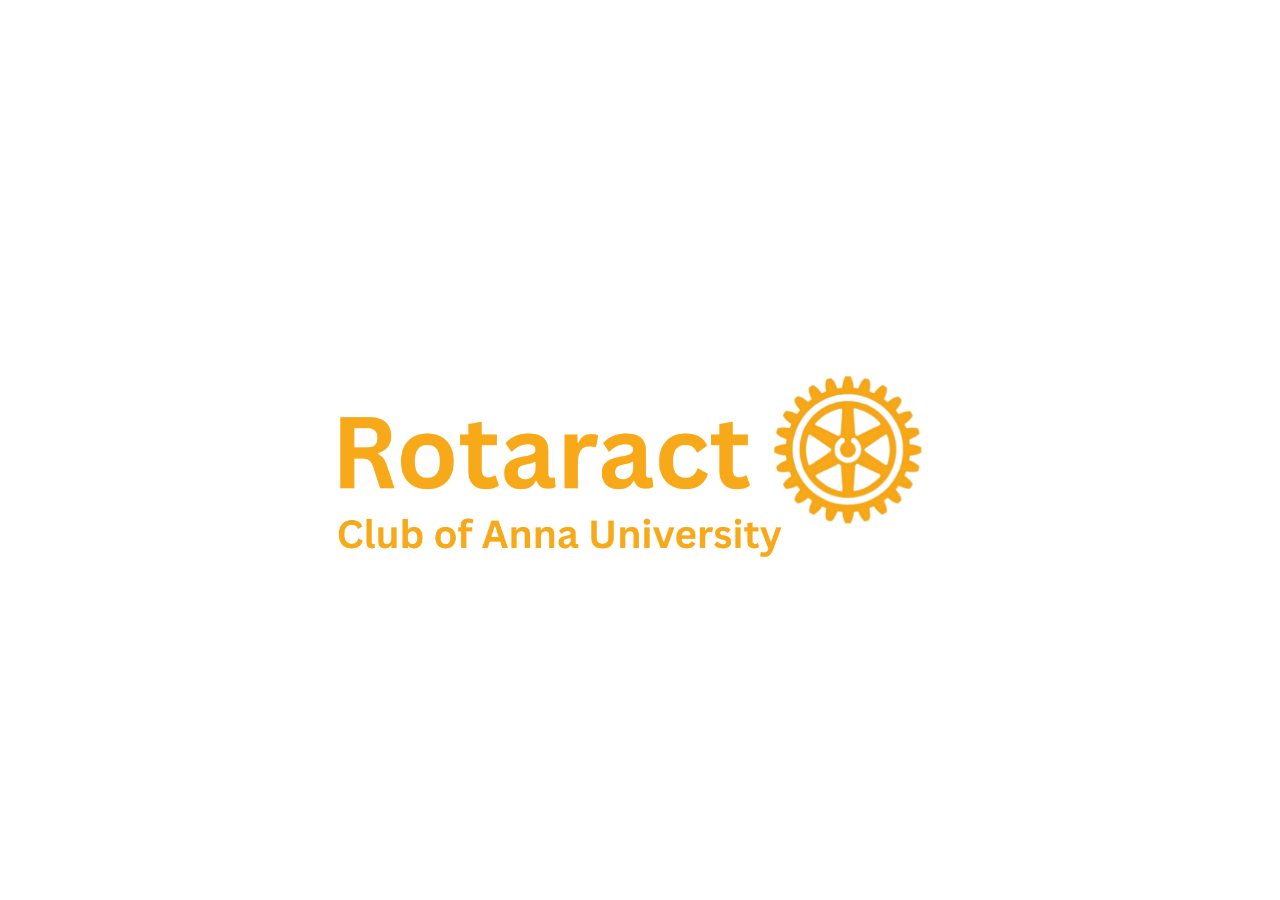
<file: index.html>
<!DOCTYPE html>
<html lang="en">

<head>
    <meta charset="UTF-8">
    <meta name="viewport" content="width=device-width, initial-scale=1.0">

    <title>Racaut Loading</title>

    <link rel="stylesheet" href="style.css">
</head>

<body>

    <!-- White hiding panel -->
    <div class="hider"></div>

    <!-- Rotaract Logo -->
    <div class="name">
        <img
            id="rotaract-logo"
            src="Rotaract.png"
            alt="Rotaract Logo"
        >
    </div>

    <!-- Rotaract Wheel -->
    <div class="wheel">
        <img
            id="wheel-logo"
            src="Picsart_26-07-26_18-06-35-910.png"
            alt="Wheel Logo"
        >
    </div>

    <script>
        // Wait for the loading animation to finish
        setTimeout(() => {

            // Start fade-out
            document.body.classList.add("fade-out");

            // Redirect after fade-out
            setTimeout(() => {
                window.location.href = "home.html";
            }, 400);

        }, 6000);
    </script>

</body>

</html>
</file>
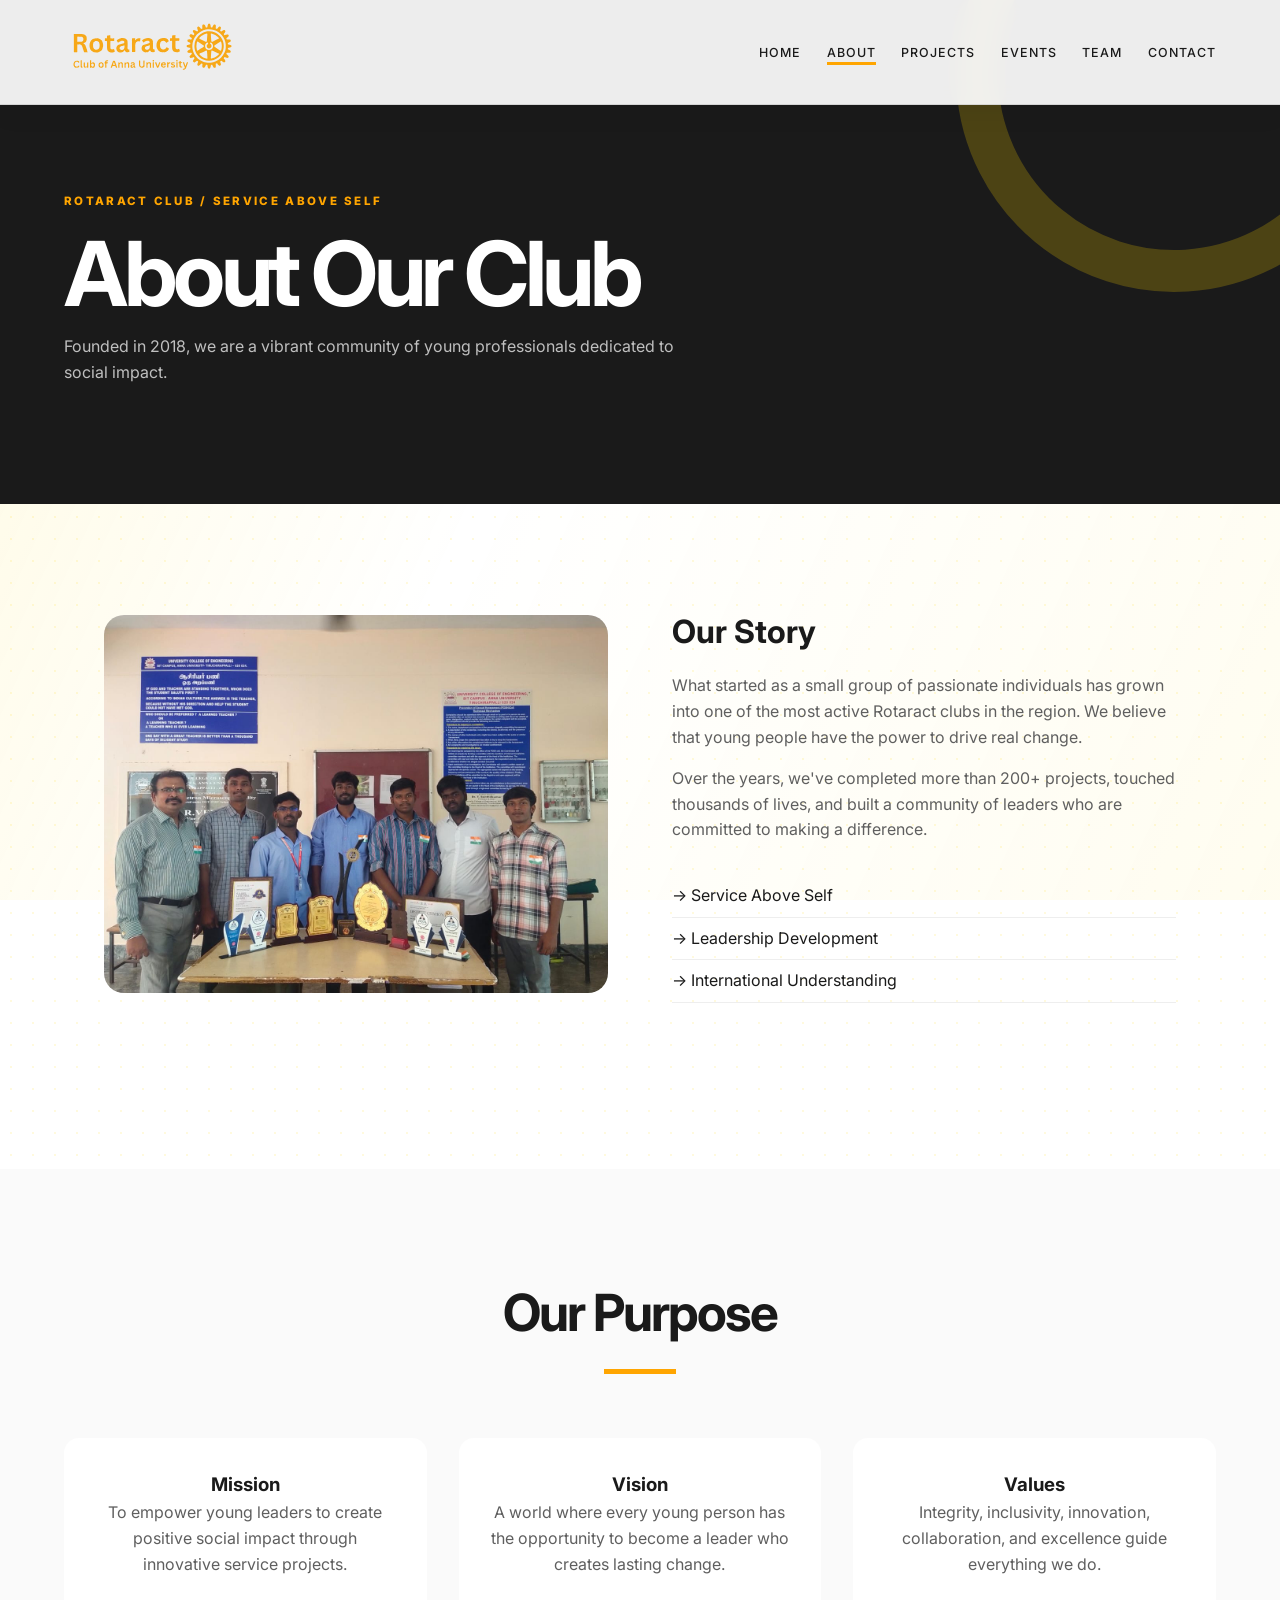
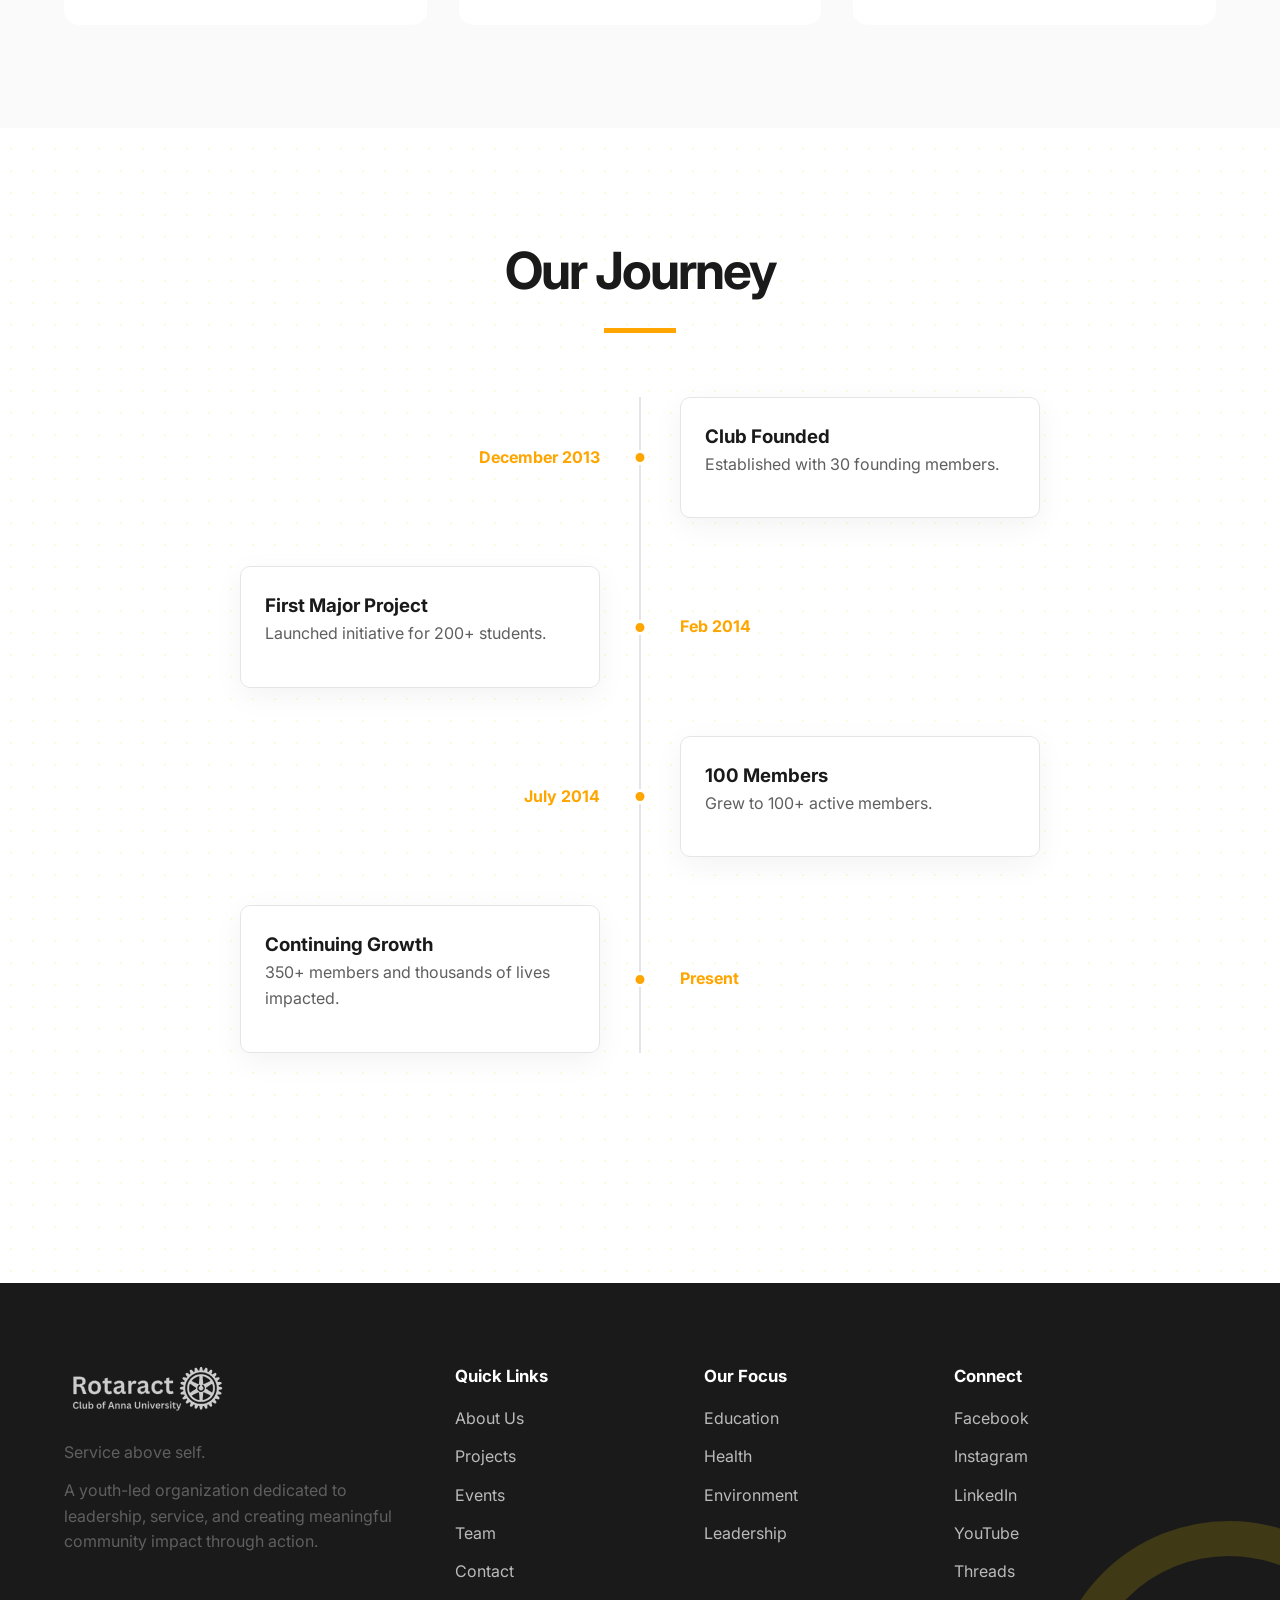
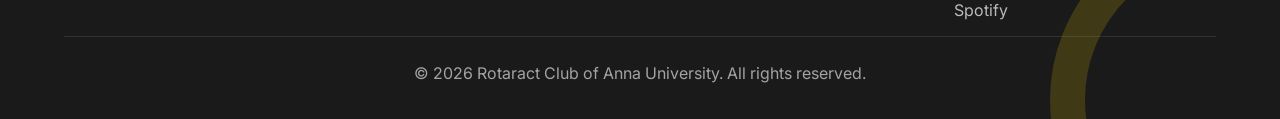
<file: about.html>
<!DOCTYPE html>
<html lang="en">
<head>
    <meta charset="UTF-8">
    <meta name="viewport" content="width=device-width, initial-scale=1.0">
    <title>About Us - Rotaract Club</title>
    <link href="https://fonts.googleapis.com/css2?family=Inter:wght@400;500;600;700;800&display=swap" rel="stylesheet">
    <style>
        /* Reuse same base styles as index.html for consistency */
        :root { --primary: #FFA500; --dark: #1a1a1a; --light: #fafafa; --gray: #e5e5e5; }
        * { margin: 0; padding: 0; box-sizing: border-box; font-family: 'Inter', sans-serif; }
        body { color: var(--dark); background: #fff; line-height: 1.6; }
        a { text-decoration: none; color: inherit; transition: 0.3s; }
        .btn, button, .card, .event-card, .member, .content-box, .event-content, .featured, .project-modal, form, .location-map { border-radius: 16px; }
        nav { position: fixed; top: 0; width: 100%; background: rgba(255,255,255,0.95); backdrop-filter: blur(10px); z-index: 1000; padding: 1.5rem 5%; border-bottom: 1px solid transparent; transition: 0.3s; display: flex; justify-content: space-between; align-items: center; }
        nav.scrolled { padding: 1rem 5%; border-bottom: 1px solid var(--gray); }
        .logo { font-size: 1.5rem; font-weight: 800; } .logo span { color: var(--primary); }
        .menu { display: flex; gap: 2rem; list-style: none; }
        .menu a { font-weight: 500; font-size: 0.95rem; position: relative; }
        .menu a::after { content: ''; position: absolute; bottom: -5px; left: 0; width: 0; height: 2px; background: var(--primary); transition: 0.3s; }
        .menu a:hover::after, .menu a.active::after { width: 100%; }
        .mobile-toggle { display: none; cursor: pointer; font-size: 1.5rem; }
        
        .page-header { padding: 8rem 5% 4rem; text-align: center; background: var(--light); }
        .page-header h1 { font-size: 3rem; margin-bottom: 1rem; }
        
        section { padding: 4rem 5%; max-width: 1200px; margin: 0 auto; }
        .grid-2 { display: grid; grid-template-columns: 1fr 1fr; gap: 4rem; align-items: center; margin-bottom: 4rem; }
        .grid-3 { display: grid; grid-template-columns: repeat(auto-fit, minmax(300px, 1fr)); gap: 2rem; }
        
        img.rounded { width: 100%; border-radius: 20px; }
        h2 { font-size: 2rem; margin-bottom: 1rem; }
        p { color: #4a4a4a; margin-bottom: 1rem; }
        
        .timeline { position: relative; max-width: 800px; margin: 4rem auto; }
        .timeline::before { content: ''; position: absolute; left: 50%; top: 0; bottom: 0; width: 2px; background: var(--gray); transform: translateX(-50%); }
        .event { display: flex; justify-content: space-between; align-items: center; margin-bottom: 3rem; position: relative; }
        .event:nth-child(even) { flex-direction: row-reverse; }
        .event-content { width: 45%; background: var(--light); padding: 1.5rem; border-radius: 10px; }
        .event-date { width: 45%; text-align: right; font-weight: bold; color: var(--primary); }
        .event:nth-child(even) .event-date { text-align: left; }
        .dot { position: absolute; left: 50%; width: 15px; height: 15px; background: var(--primary); border-radius: 50%; transform: translateX(-50%); border: 3px solid #fff; }

        footer { background: linear-gradient(180deg, #101010 0%, #1a1a1a 100%); color: #fff; padding: 4rem 5% 2rem; margin-top: 4rem; }
        .footer-content { max-width: 1400px; margin: 0 auto; display: grid; grid-template-columns: 1.7fr 1fr 1fr 1.3fr; gap: 3rem; }
        .footer-brand h3 { font-size: clamp(1.8rem, 2vw, 2.3rem); font-weight: 800; margin-bottom: 0.6rem; }
        .footer-brand h3 span { color: var(--primary); }
        .footer-brand p { color: rgba(255,255,255,0.7); margin-bottom: 0.8rem; }
        .footer-text { max-width: 420px; }
        .footer-links h4 { font-size: 1.05rem; margin-bottom: 1rem; color: #fff; }
        .footer-links ul { list-style: none; }
        .footer-links li { margin-bottom: 0.8rem; }
        .footer-links a { color: rgba(255,255,255,0.7); }
        .footer-links a:hover { color: var(--primary); }
        .footer-bottom { max-width: 1400px; margin: 0 auto; text-align: center; padding-top: 1.5rem; border-top: 1px solid rgba(255,255,255,0.1); color: rgba(255,255,255,0.6); }

        @media (max-width: 768px) {
            .grid-2 { grid-template-columns: 1fr; }
            .menu { position: fixed; top: 0; right: -100%; width: 70%; height: 100vh; background: #fff; flex-direction: column; padding: 5rem 2rem; transition: 0.3s; }
            .menu.active { right: 0; }
            .mobile-toggle { display: block; }
            .timeline::before { left: 20px; }
            .event { flex-direction: column !important; align-items: flex-start; padding-left: 50px; }
            .event-content, .event-date { width: 100%; text-align: left !important; }
            .dot { left: 20px; }
            .footer-content { grid-template-columns: 1fr 1fr; }
            .footer-brand { grid-column: 1 / -1; }
        }
        @media (max-width: 480px) {
            .footer-content { grid-template-columns: 1fr; }
        }
    </style>
    <link rel="stylesheet" href="site.css">
</head>
<body>
    <nav id="navbar">
        <a href="index.html" class="logo"><img src="1000189154.svg" alt="Rotaract Logo" style="height: 60px; width: 180px;"></a>
        <div class="mobile-toggle" onclick="toggleMenu()">☰</div>
        <ul class="menu" id="navMenu">
            <li><a href="index.html">Home</a></li>
            <li><a href="about.html" class="active">About</a></li>
            <li><a href="projects.html">Projects</a></li>
            <li><a href="events.html">Events</a></li>
            <li><a href="team.html">Team</a></li>
            <li><a href="contact.html">Contact</a></li>
        </ul>
    </nav>

    <div class="page-header">
        <h1>About Our Club</h1>
        <p>Founded in 2018, we are a vibrant community of young professionals dedicated to social impact.</p>
    </div>

    <section>
        <div class="grid-2">
            <img src="our story.jpeg" class="rounded" alt="Team">
            <div>
                <h2>Our Story</h2>
                <p>What started as a small group of passionate individuals has grown into one of the most active Rotaract clubs in the region. We believe that young people have the power to drive real change.</p>
                <p>Over the years, we've completed more than 200+ projects, touched thousands of lives, and built a community of leaders who are committed to making a difference.</p>
                <ul style="list-style: none; margin-top: 2rem;">
                    <li style="padding: 0.5rem 0; border-bottom: 1px solid #eee;">→ Service Above Self</li>
                    <li style="padding: 0.5rem 0; border-bottom: 1px solid #eee;">→ Leadership Development</li>
                    <li style="padding: 0.5rem 0; border-bottom: 1px solid #eee;">→ International Understanding</li>
                </ul>
            </div>
        </div>
    </section>

    <section style="background: var(--light); width: 100%; max-width: 100%;">
        <div style="max-width: 1200px; margin: 0 auto;">
            <div class="section-header" style="text-align: center; margin-bottom: 3rem;">
                <h2>Our Purpose</h2>
                <div style="width: 60px; height: 4px; background: var(--primary); margin: 1rem auto;"></div>
            </div>
            <div class="grid-3">
                <div style="background: #fff; padding: 2rem; border-radius: 15px; text-align: center;">
                    <h3>Mission</h3>
                    <p>To empower young leaders to create positive social impact through innovative service projects.</p>
                </div>
                <div style="background: #fff; padding: 2rem; border-radius: 15px; text-align: center;">
                    <h3>Vision</h3>
                    <p>A world where every young person has the opportunity to become a leader who creates lasting change.</p>
                </div>
                <div style="background: #fff; padding: 2rem; border-radius: 15px; text-align: center;">
                    <h3>Values</h3>
                    <p>Integrity, inclusivity, innovation, collaboration, and excellence guide everything we do.</p>
                </div>
            </div>
        </div>
    </section>

    <section>
        <div class="section-header" style="text-align: center;">
            <h2>Our Journey</h2>
            <div style="width: 60px; height: 4px; background: var(--primary); margin: 1rem auto;"></div>
        </div>
        <div class="timeline">
            <div class="event"><div class="event-date">December 2013</div><div class="dot"></div><div class="event-content"><h3>Club Founded</h3><p>Established with 30 founding members.</p></div></div>
            <div class="event"><div class="event-date">Feb 2014</div><div class="dot"></div><div class="event-content"><h3>First Major Project</h3><p>Launched initiative for 200+ students.</p></div></div>
            <div class="event"><div class="event-date">July 2014</div><div class="dot"></div><div class="event-content"><h3>100 Members</h3><p>Grew to 100+ active members.</p></div></div>
            <div class="event"><div class="event-date">Present</div><div class="dot"></div><div class="event-content"><h3>Continuing Growth</h3><p>350+ members and thousands of lives impacted.</p></div></div>
        </div>
    </section>

    <footer>
        <div class="footer-content">
            <div class="footer-brand">
                <h3><img src="1000189159.svg" alt="Rotaract Logo" style="height: 54px; width: 170px;"></h3>
                <p>Service above self.</p>
                <p class="footer-text">A youth-led organization dedicated to leadership, service, and creating meaningful community impact through action.</p>
            </div>

            <div class="footer-links">
                <h4>Quick Links</h4>
                <ul>
                    <li><a href="about.html">About Us</a></li>
                    <li><a href="projects.html">Projects</a></li>
                    <li><a href="events.html">Events</a></li>
                    <li><a href="team.html">Team</a></li>
                    <li><a href="contact.html">Contact</a></li>
                </ul>
            </div>

            <div class="footer-links">
                <h4>Our Focus</h4>
                <ul>
                    <li><a href="projects.html">Education</a></li>
                    <li><a href="projects.html">Health</a></li>
                    <li><a href="projects.html">Environment</a></li>
                    <li><a href="projects.html">Leadership</a></li>
                </ul>
            </div>

            <div class="footer-links">
                <h4>Connect</h4>
                <ul>
                    <li><a href="https://www.facebook.com/share/19NALy8tgG/" target="_blank" rel="noreferrer">Facebook</a></li>
                    <li><a href="https://www.instagram.com/racaut14/" target="_blank" rel="noreferrer">Instagram</a></li>
                    <li><a href="https://www.linkedin.com/company/rotaract-club-of-anna-university/" target="_blank" rel="noreferrer">LinkedIn</a></li>
                    <li><a href="https://www.youtube.com/@RotaractClubofAnnaUniversity" target="_blank" rel="noreferrer">YouTube</a></li>
                    <li><a href="https://www.threads.com/@racaut13" target="_blank" rel="noreferrer">Threads</a></li>
                    <li><a href="https://open.spotify.com/show/1uTZvoVrS02NtrPVtQoyVp" target="_blank" rel="noreferrer">Spotify</a></li>
                </ul>
            </div>
        </div>

        <div class="footer-bottom">&copy; 2026 Rotaract Club of Anna University. All rights reserved.</div>
    </footer>

    <script>
        window.addEventListener('scroll', () => document.getElementById('navbar').classList.toggle('scrolled', window.scrollY > 50));
        function toggleMenu() { document.getElementById('navMenu').classList.toggle('active'); }
    </script>
</body>
</html>
</file>
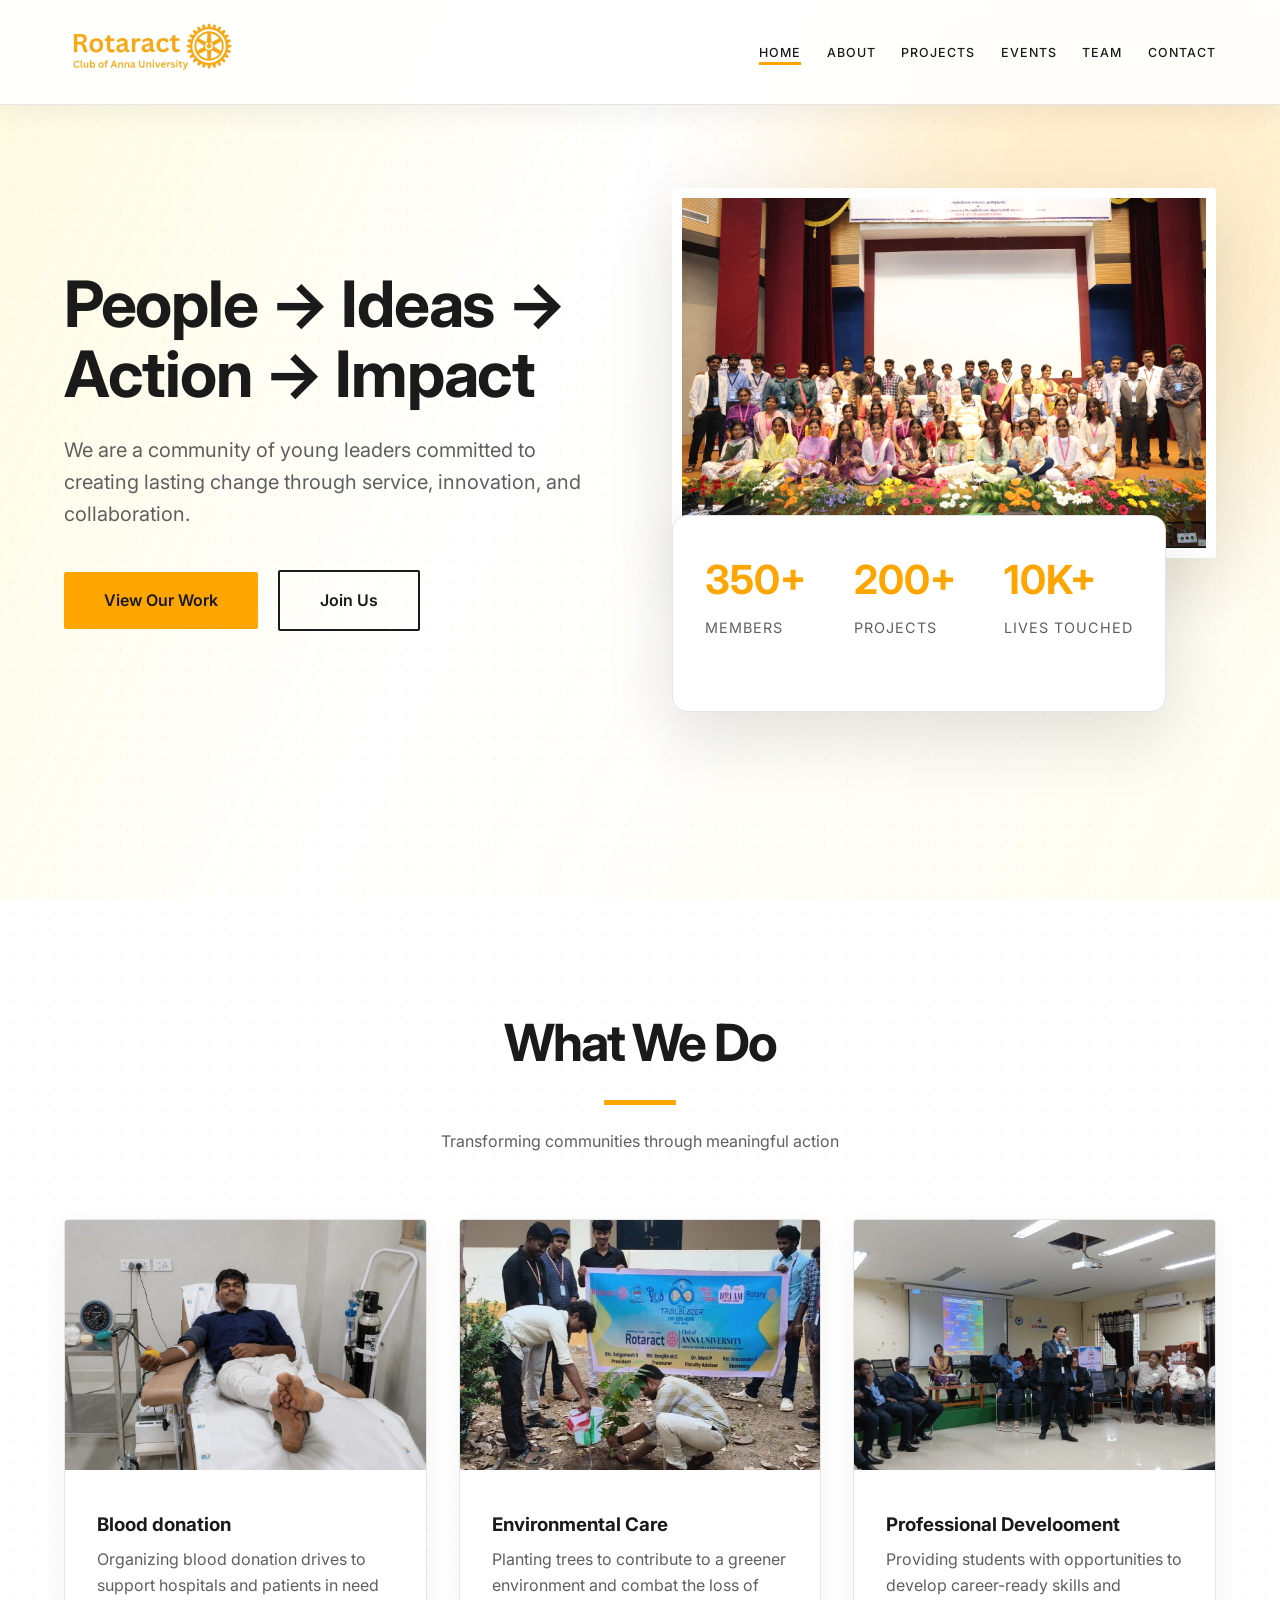
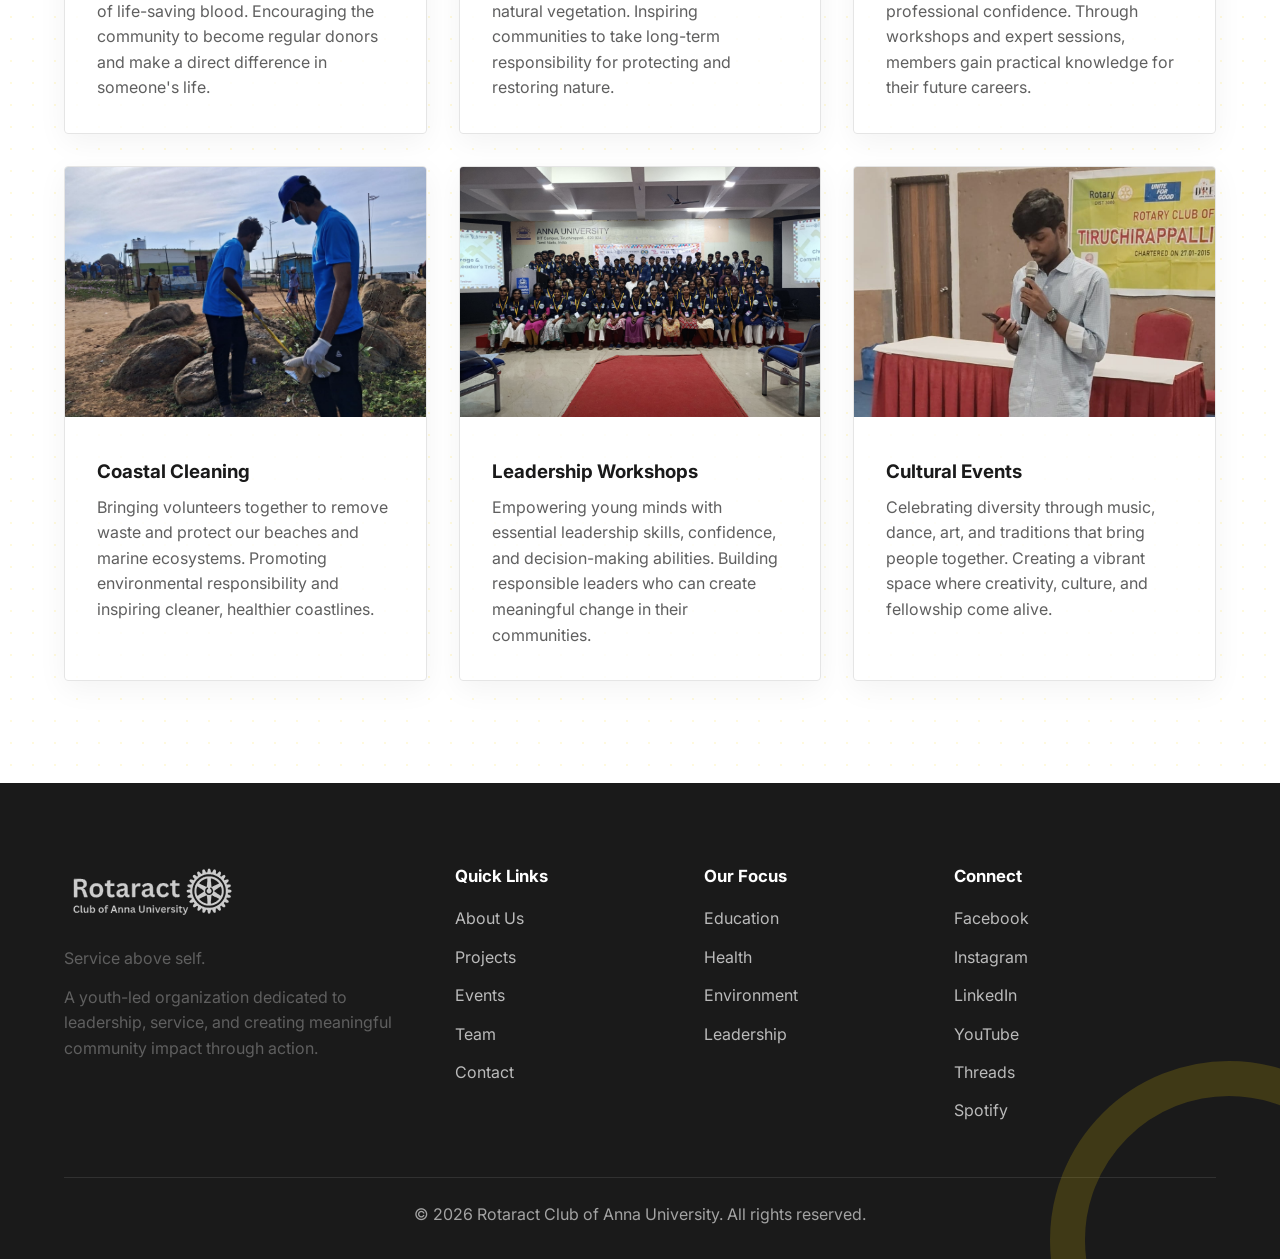
<file: home.html>
<!DOCTYPE html>
<html lang="en">
<head>
    <meta charset="UTF-8">
    <meta name="viewport" content="width=device-width, initial-scale=1.0">
    <title>Rotaract Club - Home</title>
    <link href="https://fonts.googleapis.com/css2?family=Inter:wght@400;500;600;700;800&display=swap" rel="stylesheet">
    <style>
        :root { --primary: #FFA500; --dark: #1a1a1a; --light: #fafafa; --gray: #e5e5e5; }
        * { margin: 0; padding: 0; box-sizing: border-box; font-family: 'Inter', sans-serif; }
        body { color: var(--dark); background: #fff; line-height: 1.6; }
        a { text-decoration: none; color: inherit; transition: 0.3s; }
        .btn, button, .card, .event-card, .member, .content-box, .event-content, .featured, .project-modal, form, .location-map { border-radius: 16px; }
        
        /* Navbar */
        nav { position: fixed; top: 0; width: 100%; background: rgba(255,255,255,0.95); backdrop-filter: blur(10px); z-index: 1000; padding: 1.5rem 5%; border-bottom: 1px solid transparent; transition: 0.3s; display: flex; justify-content: space-between; align-items: center; }
        nav.scrolled { padding: 1rem 5%; border-bottom: 1px solid var(--gray); box-shadow: 0 2px 20px rgba(0,0,0,0.05); }
        .logo { font-size: 1.5rem; font-weight: 800; } .logo span { color: var(--primary); }
        .menu { display: flex; gap: 2rem; list-style: none; }
        .menu a { font-weight: 500; font-size: 0.95rem; position: relative; }
        .menu a::after { content: ''; position: absolute; bottom: -5px; left: 0; width: 0; height: 2px; background: var(--primary); transition: 0.3s; }
        .menu a:hover::after, .menu a.active::after { width: 100%; }
        .mobile-toggle { display: none; cursor: pointer; font-size: 1.5rem; }

        /* Hero */
        .hero { min-height: 100vh; display: flex; align-items: center; padding: 8rem 5% 5rem; position: relative; overflow: hidden; }
        .hero-bg { position: absolute; top: -10%; right: -10%; width: 600px; height: 600px; background: var(--primary); opacity: 0.1; border-radius: 50%; filter: blur(100px); }
        .hero-content { max-width: 1400px; margin: 0 auto; display: grid; grid-template-columns: 1fr 1fr; gap: 4rem; align-items: center; width: 100%; }
        h1 { font-size: clamp(2.5rem, 5vw, 4rem); line-height: 1.1; margin-bottom: 1.5rem; letter-spacing: -0.02em; }
        .hero p { font-size: 1.25rem; color: #4a4a4a; margin-bottom: 2.5rem; max-width: 600px; }
        .btn { display: inline-block; padding: 1rem 2.5rem; font-weight: 600; border-radius: 5px; transition: 0.3s; }
        .btn-primary { background: var(--primary); color: var(--dark); }
        .btn-primary:hover { transform: translateY(-2px); box-shadow: 0 10px 30px rgba(255, 215, 0, 0.3); }
        .btn-outline { border: 2px solid var(--dark); margin-left: 1rem; }
        .btn-outline:hover { background: var(--dark); color: #fff; }
        .hero-img { width: 100%; border-radius: 20px; box-shadow: 0 20px 60px rgba(0,0,0,0.1); }
        
        /* Stats */
        .stats { display: flex; gap: 3rem; margin-top: -50px; background: #fff; padding: 2rem; border-radius: 15px; box-shadow: 0 20px 60px rgba(0,0,0,0.1); position: relative; z-index: 10; width: fit-content; }
        .stat-item h3 { font-size: 2.5rem; color: var(--primary); margin-bottom: 0.2rem; }
        .stat-item p { font-size: 0.9rem; text-transform: uppercase; letter-spacing: 1px; color: #7a7a7a; }

        /* Sections */
        section { padding: 6rem 5%; }
        .section-header { text-align: center; margin-bottom: 4rem; }
        .section-header h2 { font-size: 2.5rem; margin-bottom: 1rem; }
        .divider { width: 60px; height: 4px; background: var(--primary); margin: 0 auto 1.5rem; }
        
        .grid { display: grid; grid-template-columns: repeat(auto-fit, minmax(300px, 1fr)); gap: 2rem; max-width: 1400px; margin: 0 auto; }
        .card { background: #fff; border: 1px solid var(--gray); border-radius: 15px; overflow: hidden; transition: 0.3s; }
        .card:hover { transform: translateY(-5px); border-color: var(--primary); box-shadow: 0 15px 40px rgba(0,0,0,0.08); }
        .card img { width: 100%; height: 250px; object-fit: cover; }
        .card-body { padding: 2rem; }
        .card h3 { margin-bottom: 0.5rem; }

        /* Footer */
        footer { background: linear-gradient(180deg, #101010 0%, #1a1a1a 100%); color: #fff; padding: 4rem 5% 2rem; }
        .footer-content { max-width: 1400px; margin: 0 auto; display: grid; grid-template-columns: 1.7fr 1fr 1fr 1.3fr; gap: 3rem; margin-bottom: 2.5rem; }
        .footer-brand h3 { font-size: clamp(1.8rem, 2vw, 2.3rem); font-weight: 800; margin-bottom: 0.6rem; }
        .footer-brand h3 span { color: var(--primary); }
        .footer-brand p { color: rgba(255,255,255,0.7); margin-bottom: 0.8rem; }
        .footer-text { max-width: 420px; }
        .footer-links h4 { font-size: 1.05rem; margin-bottom: 1rem; color: #fff; }
        .footer-links ul { list-style: none; }
        .footer-links li { margin-bottom: 0.8rem; }
        .footer-links a { color: rgba(255,255,255,0.7); }
        .footer-links a:hover { color: var(--primary); }
        .footer-bottom { max-width: 1400px; margin: 0 auto; text-align: center; padding-top: 1.5rem; border-top: 1px solid rgba(255,255,255,0.1); color: rgba(255,255,255,0.6); }

        /* Animations */
        .fade-in { opacity: 0; transform: translateY(30px); transition: 0.6s ease-out; }
        .fade-in.visible { opacity: 1; transform: translateY(0); }

        @media (max-width: 768px) {
            .hero-content { grid-template-columns: 1fr; text-align: center; }
            .hero p { margin: 0 auto 2rem; }
            .stats { margin: 2rem auto 0; justify-content: center; }
            .menu { position: fixed; top: 0; right: -100%; width: 70%; height: 100vh; background: #fff; flex-direction: column; padding: 5rem 2rem; transition: 0.3s; box-shadow: -10px 0 30px rgba(0,0,0,0.1); }
            .menu.active { right: 0; }
            .mobile-toggle { display: block; }
        }
    </style>
    <link rel="stylesheet" href="site.css">
</head>
<body>
    <nav id="navbar">
        <a href="index.html" class="logo"><img src="1000189154.svg" alt="" style="height: 60px; width: 180px; color: #FFD700;"><span></span></a>
        <div class="mobile-toggle" onclick="toggleMenu()">☰</div>
        <ul class="menu" id="navMenu">
            <li><a href="index.html" class="active">Home</a></li>
            <li><a href="about.html">About</a></li>
            <li><a href="projects.html">Projects</a></li>
            <li><a href="events.html">Events</a></li>
            <li><a href="team.html">Team</a></li>
            <li><a href="contact.html">Contact</a></li>
        </ul>
    </nav>

    <section class="hero">
        <div class="hero-bg"></div>
        <div class="hero-content">
            <div class="hero-text fade-in">
                <h1>People → Ideas → Action → Impact</h1>
                <p>We are a community of young leaders committed to creating lasting change through service, innovation, and collaboration.</p>
                <div>
                    <a href="projects.html" class="btn btn-primary">View Our Work</a>
                    <a href="contact.html" class="btn btn-outline">Join Us</a>
                </div>
            </div>
            <div class="hero-visual fade-in">
                <img src="group.jpeg" alt="Community" class="hero-img">
                <div class="stats">
                    <div class="stat-item"><h3>350+</h3><p>Members</p></div>
                    <div class="stat-item"><h3>200+</h3><p>Projects</p></div>
                    <div class="stat-item"><h3>10K+</h3><p>Lives Touched</p></div>
                </div>
            </div>
        </div>
    </section>

    <section>
        <div class="section-header fade-in">
            <h2>What We Do</h2>
            <div class="divider"></div>
            <p>Transforming communities through meaningful action</p>
        </div>
        <div class="grid">
            <div class="card fade-in">
                <img src="blood.jpeg">
                <div class="card-body">
                    <h3>Blood donation</h3>
                    <p>Organizing blood donation drives to support hospitals and patients in need of life-saving blood.
Encouraging the community to become regular donors and make a direct difference in someone's life.</p>
                </div>
            </div>
            <div class="card fade-in">
                <img src="tree plantation.jpeg">
                <div class="card-body">
                    <h3>Environmental Care</h3>
                    <p>Planting trees to contribute to a greener environment and combat the loss of natural vegetation.
Inspiring communities to take long-term responsibility for protecting and restoring nature.</p>
                </div>
            </div>
            <div class="card fade-in">
                <img src="prof.jpeg">
                <div class="card-body">
                    <h3>Professional Develooment</h3>
                    <p>Providing students with opportunities to develop career-ready skills and professional confidence.
Through workshops and expert sessions, members gain practical knowledge for their future careers.</p>
                </div>
            </div>
            <div class="card fade-in">
                <img src="coastal.jpeg">
                <div class="card-body">
                    <h3>Coastal Cleaning</h3>
                    <p>Bringing volunteers together to remove waste and protect our beaches and marine ecosystems.
Promoting environmental responsibility and inspiring cleaner, healthier coastlines.</p>
                </div>
            </div>
            <div class="card fade-in">
                <img src="lead.jpeg">
                <div class="card-body">
                    <h3>Leadership Workshops</h3>
                    <p>Empowering young minds with essential leadership skills, confidence, and decision-making abilities.
Building responsible leaders who can create meaningful change in their communities.</p>
                </div>
            </div>
            <div class="card fade-in">
                <img src="culture.jpeg">
                <div class="card-body">
                    <h3>Cultural Events</h3>
                    <p>Celebrating diversity through music, dance, art, and traditions that bring people together.
Creating a vibrant space where creativity, culture, and fellowship come alive.</p>
                </div>
            </div>
        </div>
    </section>

    <footer>
        <div class="footer-content">
            <div class="footer-brand">
                <h3><img src="1000189159.svg" alt="" style="height: 60px; width: 180px;"><span></span></h3>
                <p>Service above self.</p>
                <p class="footer-text">A youth-led organization dedicated to leadership, service, and creating meaningful community impact through action.</p>
            </div>

            <div class="footer-links">
                <h4>Quick Links</h4>
                <ul>
                    <li><a href="about.html">About Us</a></li>
                    <li><a href="projects.html">Projects</a></li>
                    <li><a href="events.html">Events</a></li>
                    <li><a href="team.html">Team</a></li>
                    <li><a href="contact.html">Contact</a></li>
                </ul>
            </div>

            <div class="footer-links">
                <h4>Our Focus</h4>
                <ul>
                    <li><a href="projects.html">Education</a></li>
                    <li><a href="projects.html">Health</a></li>
                    <li><a href="projects.html">Environment</a></li>
                    <li><a href="projects.html">Leadership</a></li>
                </ul>
            </div>

            <div class="footer-links">
                <h4>Connect</h4>
                <ul>
                    <li><a href="https://www.facebook.com/share/19NALy8tgG/" target="_blank" rel="noreferrer">Facebook</a></li>
                    <li><a href="https://www.instagram.com/racaut14/" target="_blank" rel="noreferrer">Instagram</a></li>
                    <li><a href="https://www.linkedin.com/company/rotaract-club-of-anna-university/" target="_blank" rel="noreferrer">LinkedIn</a></li>
                    <li><a href="https://www.youtube.com/@RotaractClubofAnnaUniversity" target="_blank" rel="noreferrer">YouTube</a></li>
                    <li><a href="https://www.threads.com/@racaut13" target="_blank" rel="noreferrer">Threads</a></li>
                    <li><a href="https://open.spotify.com/show/1uTZvoVrS02NtrPVtQoyVp" target="_blank" rel="noreferrer">Spotify</a></li>
                </ul>
            </div>
        </div>

        <div class="footer-bottom">&copy; 2026 Rotaract Club of Anna University. All rights reserved.</div>
    </footer>

    <script>
        window.addEventListener('scroll', () => {
            document.getElementById('navbar').classList.toggle('scrolled', window.scrollY > 50);
        });
        function toggleMenu() { document.getElementById('navMenu').classList.toggle('active'); }
        
        const observer = new IntersectionObserver((entries) => {
            entries.forEach(entry => {
                if (entry.isIntersecting) entry.target.classList.add('visible');
            });
        });
        document.querySelectorAll('.fade-in').forEach(el => observer.observe(el));
    </script>
</body>
</html>
</file>
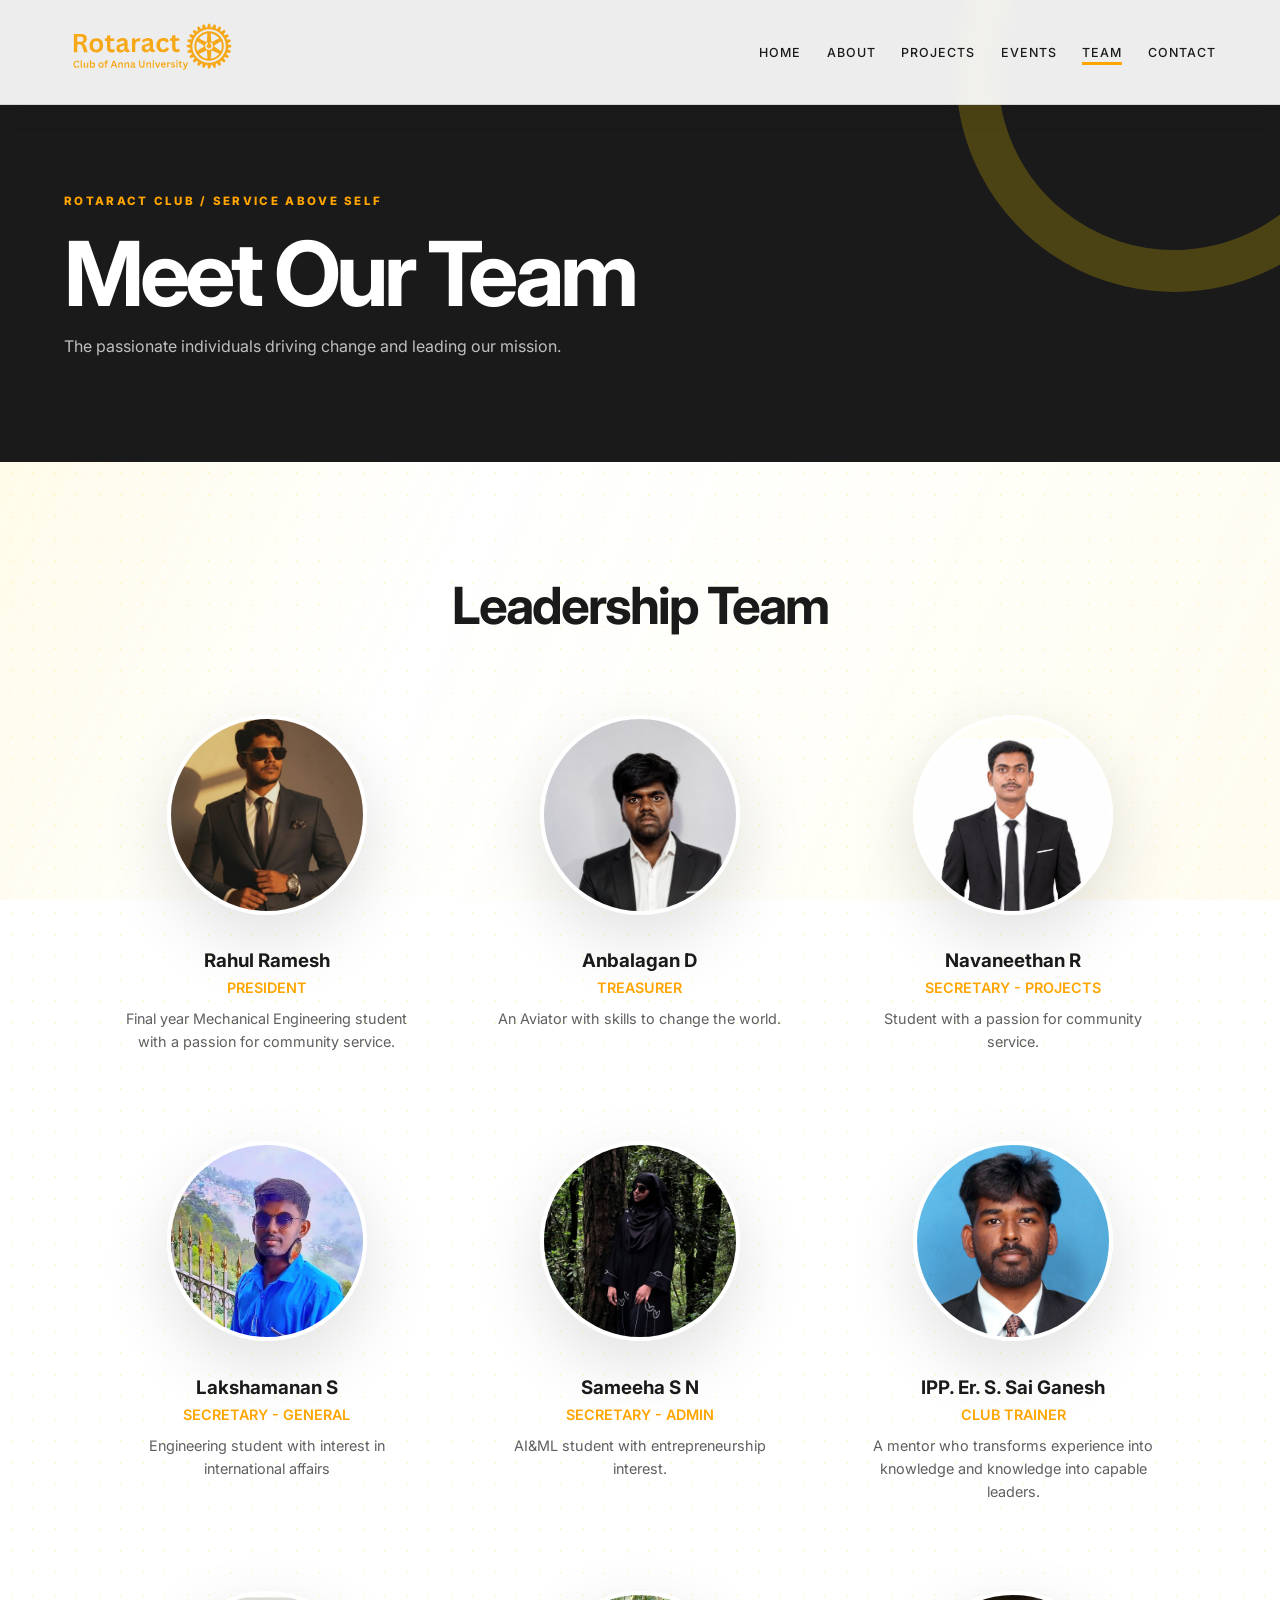
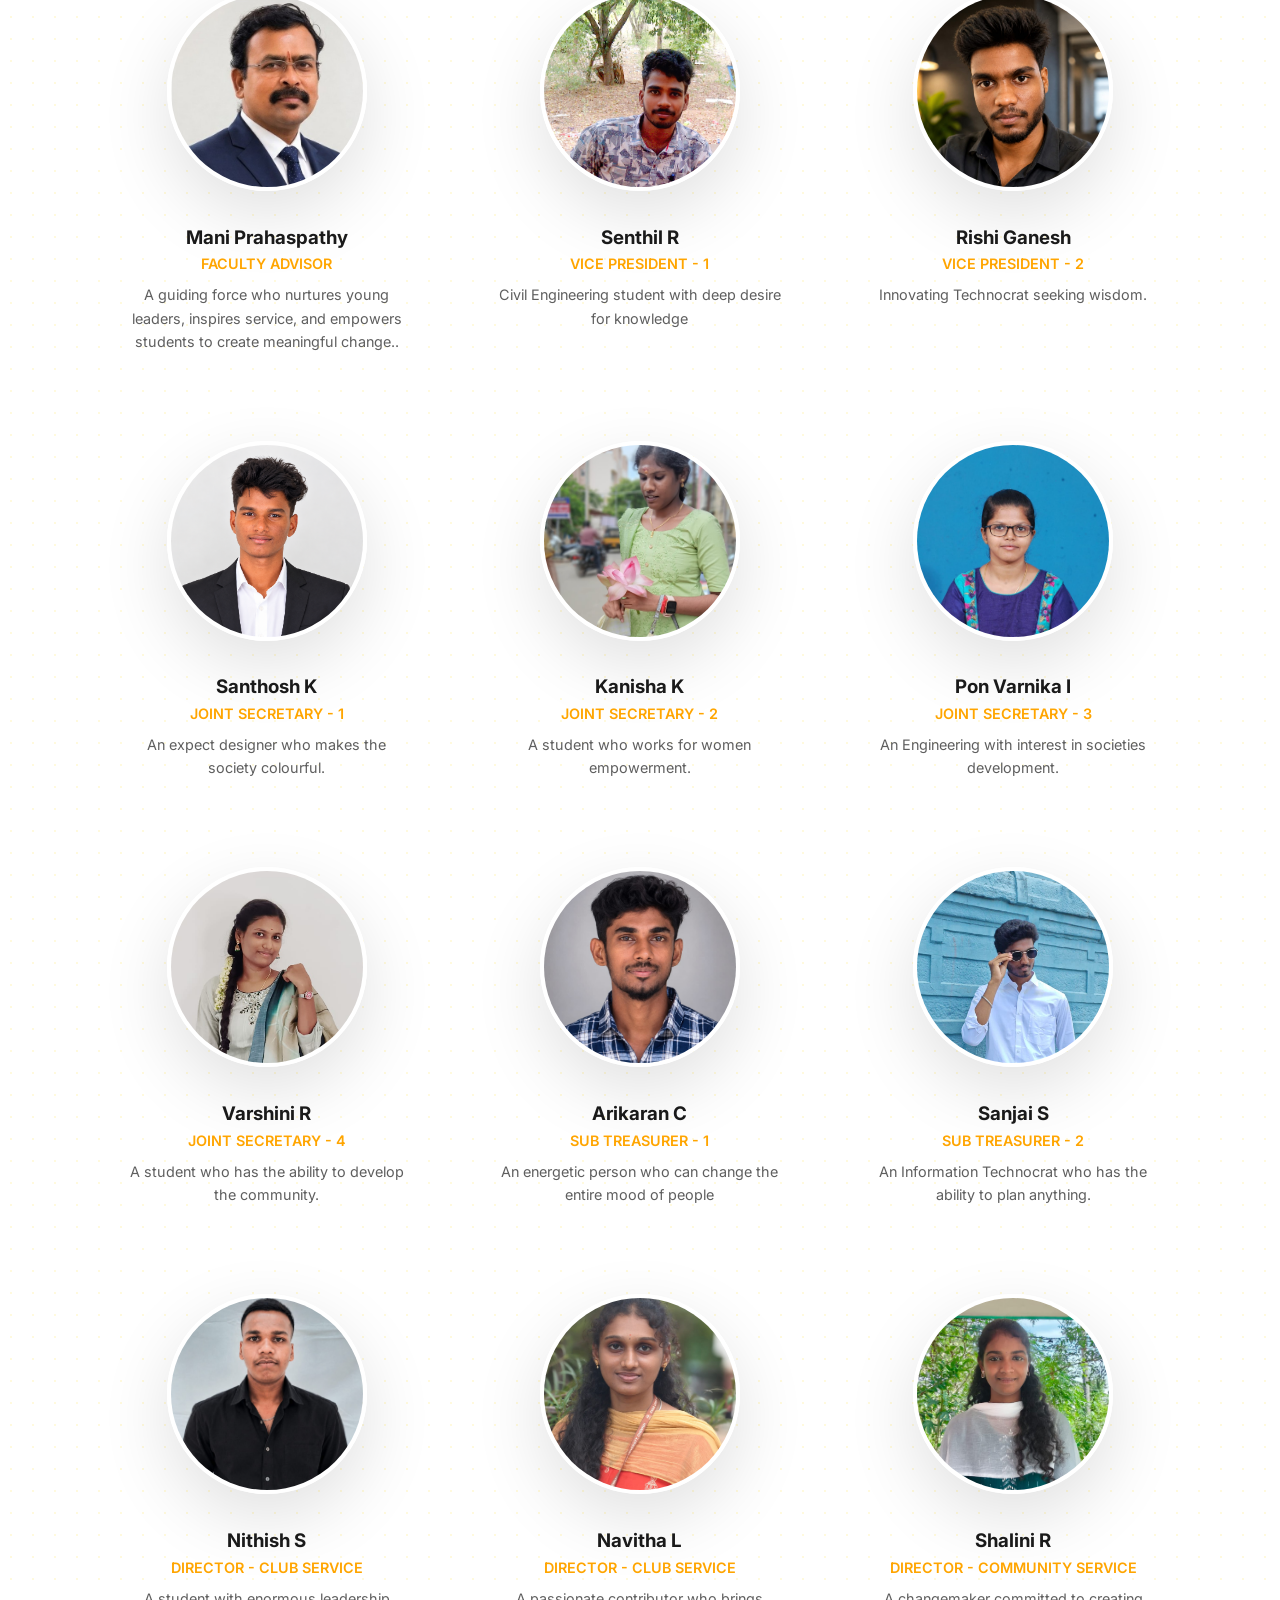
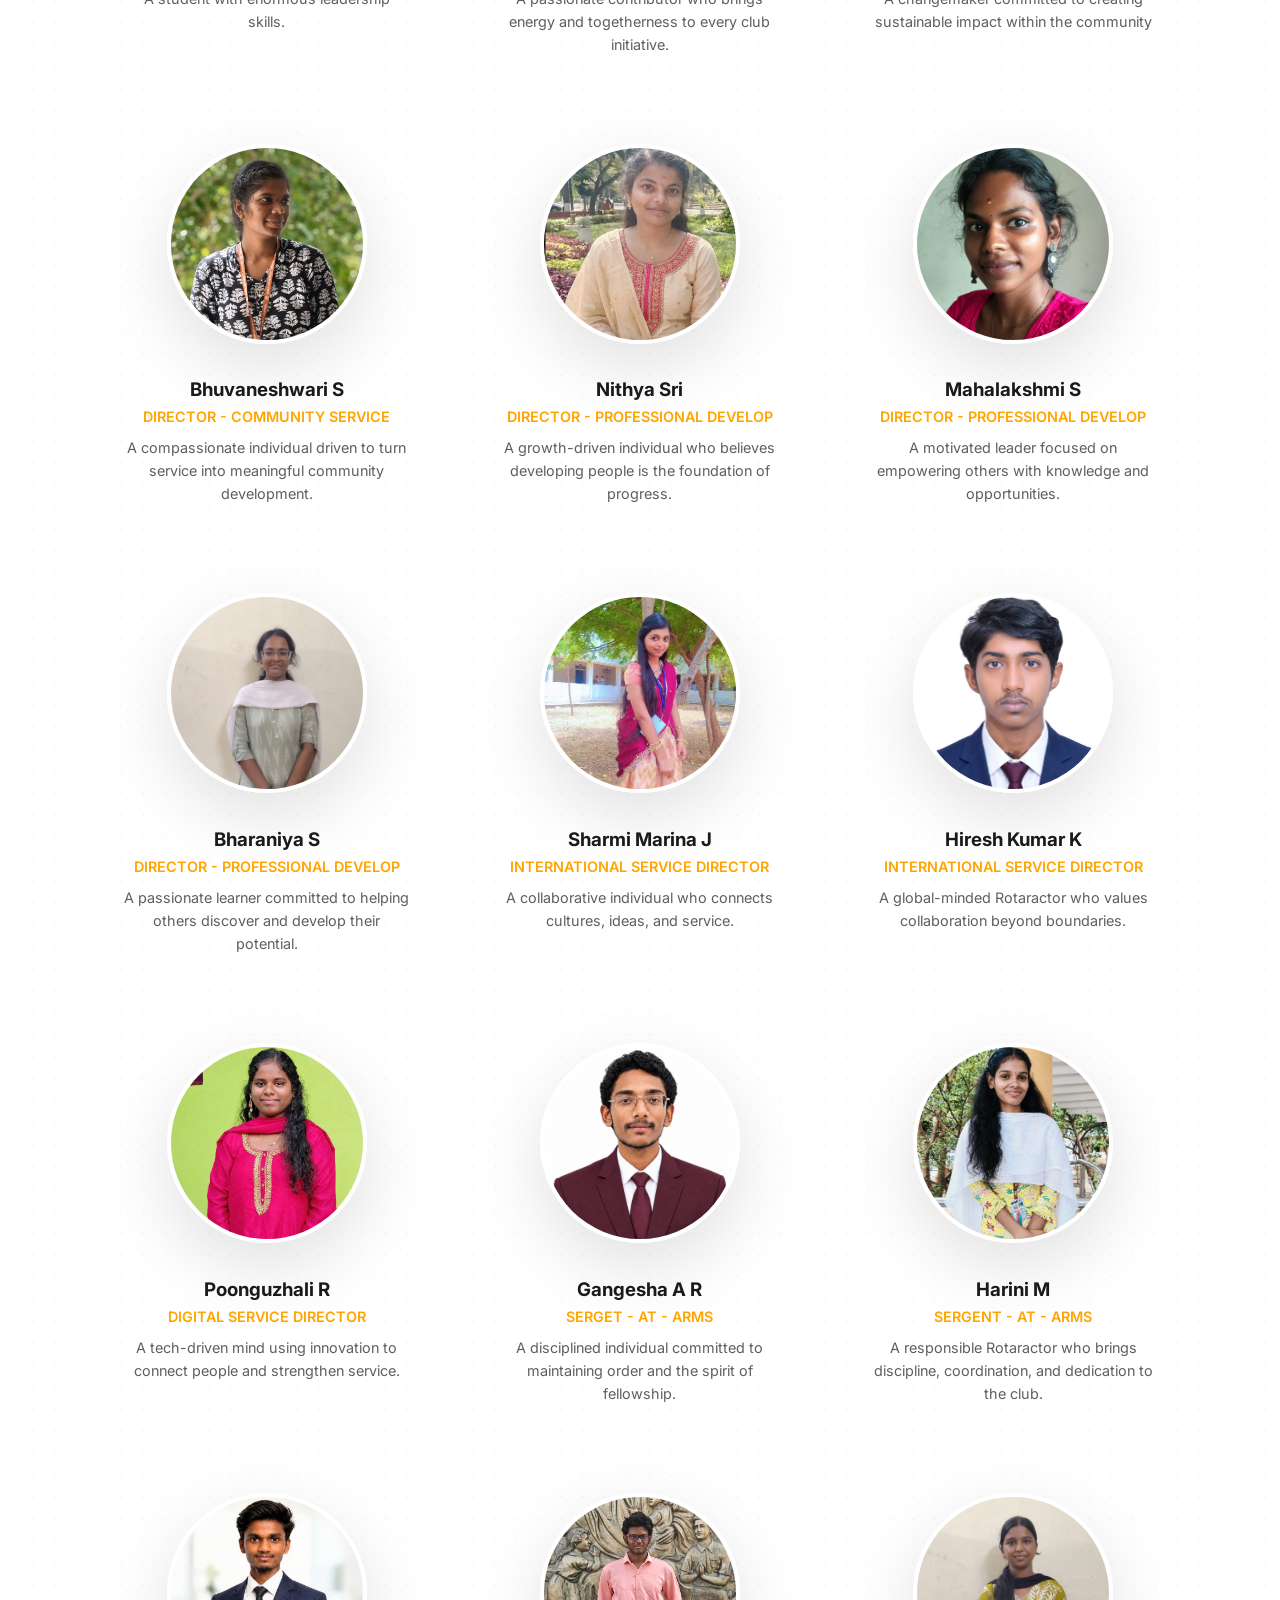
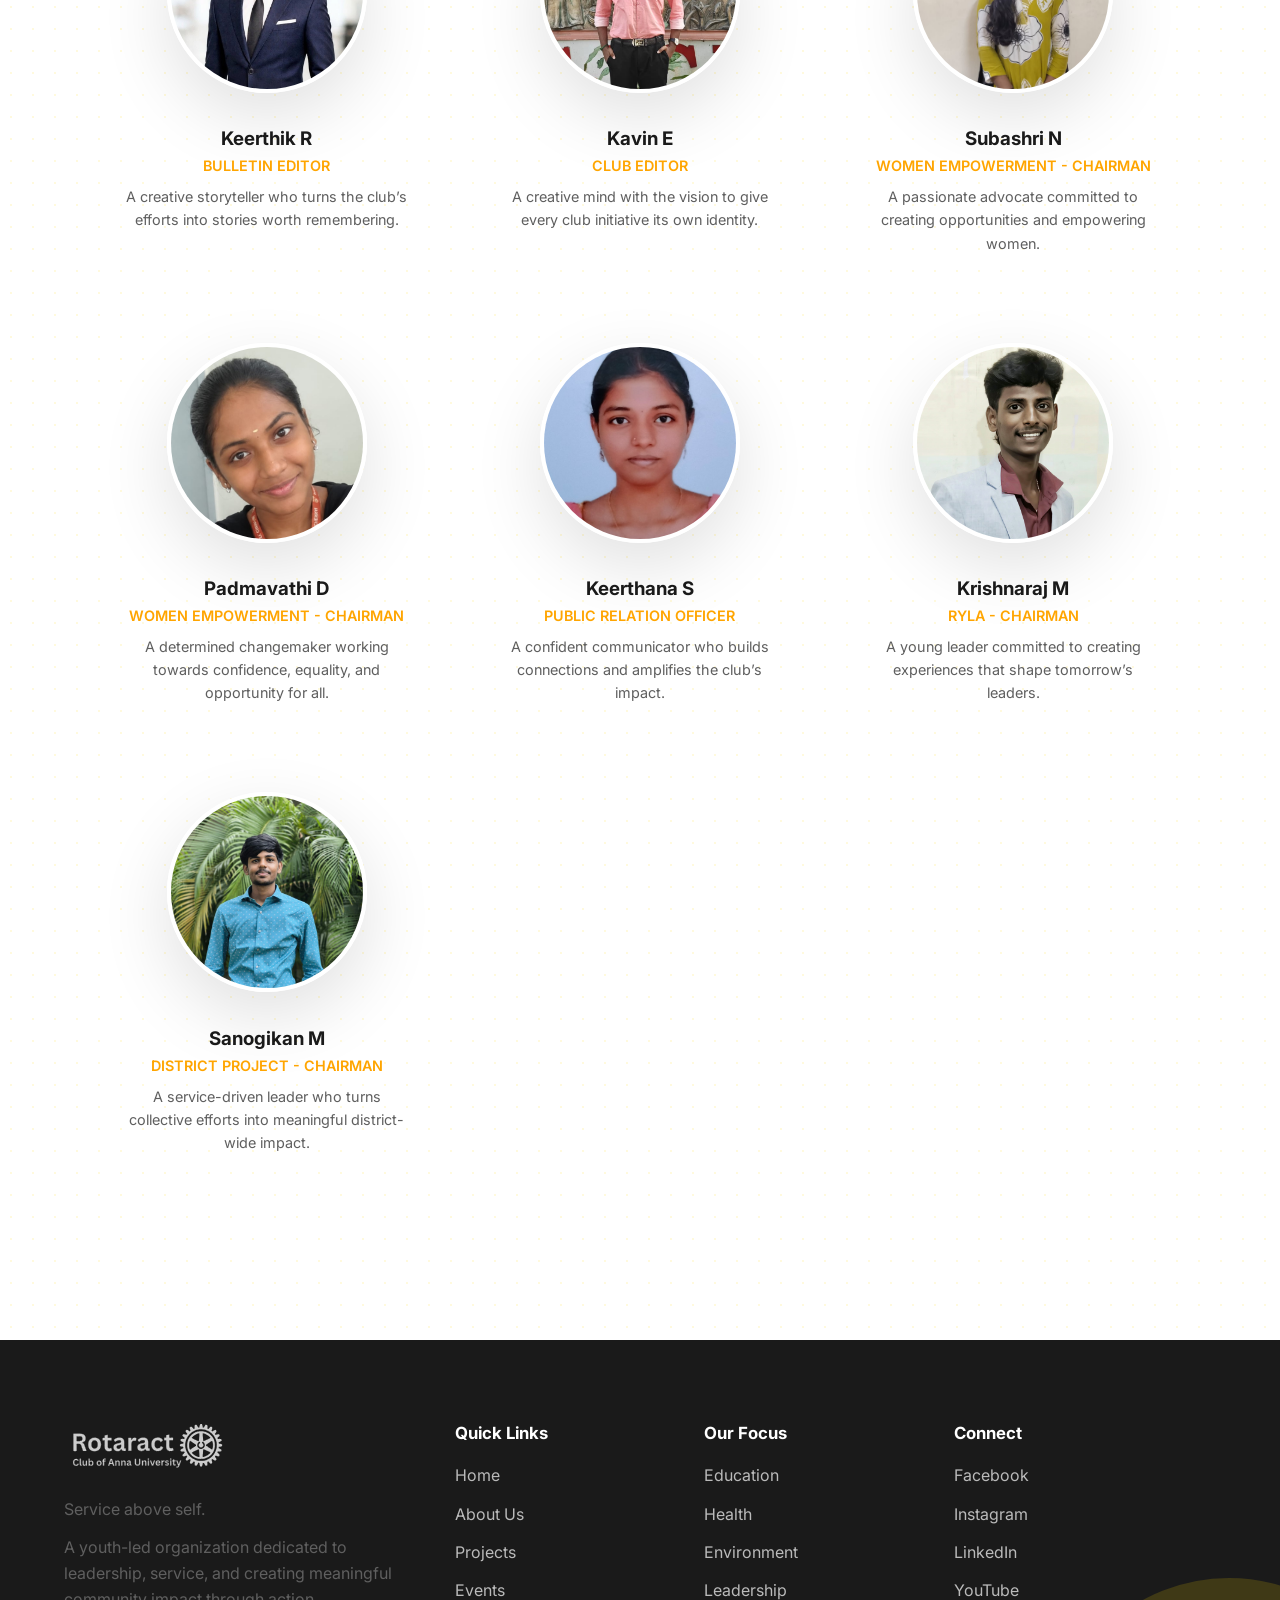
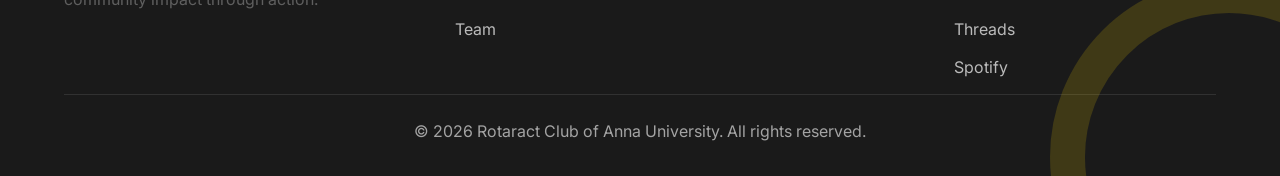
<file: team.html>
<!DOCTYPE html>
<html lang="en">
<head>
    <meta charset="UTF-8">
    <meta name="viewport" content="width=device-width, initial-scale=1.0">
    <title>Team - Rotaract Club</title>
    <link href="https://fonts.googleapis.com/css2?family=Inter:wght@400;500;600;700;800&display=swap" rel="stylesheet">
    <style>
        :root { --primary: #FFA500; --dark: #1a1a1a; --light: #fafafa; --gray: #e5e5e5; }
        * { margin: 0; padding: 0; box-sizing: border-box; font-family: 'Inter', sans-serif; }
        body { color: var(--dark); background: #fff; line-height: 1.6; }
        a { text-decoration: none; color: inherit; transition: 0.3s; }
        .btn, button, .card, .event-card, .member, .content-box, .event-content, .featured, .project-modal, form, .location-map { border-radius: 16px; }
        nav { position: fixed; top: 0; width: 100%; background: rgba(255,255,255,0.95); backdrop-filter: blur(10px); z-index: 1000; padding: 1.5rem 5%; border-bottom: 1px solid transparent; transition: 0.3s; display: flex; justify-content: space-between; align-items: center; }
        nav.scrolled { padding: 1rem 5%; border-bottom: 1px solid var(--gray); }
        .logo { font-size: 1.5rem; font-weight: 800; } .logo span { color: var(--primary); }
        .menu { display: flex; gap: 2rem; list-style: none; }
        .menu a { font-weight: 500; font-size: 0.95rem; position: relative; }
        .menu a::after { content: ''; position: absolute; bottom: -5px; left: 0; width: 0; height: 2px; background: var(--primary); transition: 0.3s; }
        .menu a:hover::after, .menu a.active::after { width: 100%; }
        .mobile-toggle { display: none; cursor: pointer; font-size: 1.5rem; }
        
        .page-header { padding: 8rem 5% 4rem; text-align: center; background: var(--light); }
        .page-header h1 { font-size: 3rem; margin-bottom: 1rem; }
        
        section { padding: 4rem 5%; max-width: 1200px; margin: 0 auto; }
        .team-grid { display: grid; grid-template-columns: repeat(auto-fit, minmax(250px, 1fr)); gap: 3rem; }
        .member { text-align: center; transition: 0.3s; padding: 20px; border-radius: 20px;}
        .member:hover { transform: translateY(-10px); }
        .member img { width: 200px; height: 200px; border-radius: 50%; object-fit: cover; margin-bottom: 1.5rem; border: 4px solid #fff; box-shadow: 0 10px 30px rgba(0,0,0,0.4); }
        .member:hover img { border-color: var(--primary); }
        .role { color: var(--primary); font-weight: 600; font-size: 0.9rem; text-transform: uppercase; margin-bottom: 0.5rem; display: block; }
        .bio { font-size: 0.9rem; color: #666; }

        footer { background: linear-gradient(180deg, #101010 0%, #1a1a1a 100%); color: #fff; padding: 4rem 5% 2rem; margin-top: 4rem; }
        .footer-content { max-width: 1400px; margin: 0 auto; display: grid; grid-template-columns: 1.7fr 1fr 1fr 1.3fr; gap: 3rem; }
        .footer-brand h3 { font-size: clamp(1.8rem, 2vw, 2.3rem); font-weight: 800; margin-bottom: 0.6rem; }
        .footer-brand h3 span { color: var(--primary); }
        .footer-brand p { color: rgba(255,255,255,0.7); margin-bottom: 0.8rem; }
        .footer-text { max-width: 420px; }
        .footer-links h4 { font-size: 1.05rem; margin-bottom: 1rem; color: #fff; }
        .footer-links ul { list-style: none; }
        .footer-links li { margin-bottom: 0.8rem; }
        .footer-links a { color: rgba(255,255,255,0.7); }
        .footer-links a:hover { color: var(--primary); }
        .footer-bottom { max-width: 1400px; margin: 0 auto; text-align: center; padding-top: 1.5rem; border-top: 1px solid rgba(255,255,255,0.1); color: rgba(255,255,255,0.6); }

        @media (max-width: 768px) {
            .menu { position: fixed; top: 0; right: -100%; width: 70%; height: 100vh; background: #fff; flex-direction: column; padding: 5rem 2rem; transition: 0.3s; }
            .menu.active { right: 0; }
            .mobile-toggle { display: block; }
            .footer-content { grid-template-columns: 1fr 1fr; }
            .footer-brand { grid-column: 1 / -1; }
        }
        @media (max-width: 480px) {
            .footer-content { grid-template-columns: 1fr; }
        }
    </style>
    <link rel="stylesheet" href="site.css">
</head>
<body>
    <nav id="navbar">
        <a href="index.html" class="logo"><img src="1000189154.svg" alt="Rotaract Logo" style="height: 60px; width: 180px;"></a>
        <div class="mobile-toggle" onclick="toggleMenu()">☰</div>
        <ul class="menu" id="navMenu">
            <li><a href="index.html">Home</a></li>
            <li><a href="about.html">About</a></li>
            <li><a href="projects.html">Projects</a></li>
            <li><a href="events.html">Events</a></li>
            <li><a href="team.html" class="active">Team</a></li>
            <li><a href="contact.html">Contact</a></li>
        </ul>
    </nav>

    <div class="page-header">
        <h1>Meet Our Team</h1>
        <p>The passionate individuals driving change and leading our mission.</p>
    </div>

    <section>
        <h2 style="text-align: center; margin-bottom: 3rem;">Leadership Team</h2>
        <div class="team-grid">
            <div class="member">
                <img src="rahul1.jpeg" style="object-position: 100% -0%;">
                <h3>Rahul Ramesh</h3>
                <span class="role">President</span>
                <p class="bio">Final year Mechanical Engineering student with a passion for community service.</p>
            </div>
            <div class="member">
                <img src="anbu.jpeg" style="object-position: 0% -0%;">
                <h3>Anbalagan D</h3>
                <span class="role">Treasurer</span>
                <p class="bio">An Aviator with skills to change the world.</p>
            </div>
            <div class="member">
                <img src="navaneethan.jpeg" style="object-position: 0% -20%;">
                <h3>Navaneethan R </h3>
                <span class="role">Secretary - Projects</span>
                <p class="bio">Student with a passion for community service.</p>
            </div>
            <div class="member">
                <img src="lena.jpeg" style="object-position: 0% 20%;">
                <h3>Lakshamanan S</h3>
                <span class="role">Secretary - General</span>
                <p class="bio">Engineering student with interest in international affairs</p>
            </div>
            <div class="member">
                <img src="sameeha.jpeg">
                <h3>Sameeha S N</h3>
                <span class="role">Secretary - Admin</span>
                <p class="bio">AI&ML student with entrepreneurship interest.</p>
            </div>
            <div class="member">
                <img src="saiganesh.jpeg" style="object-position: 0% -0%;">
                <h3>IPP. Er. S. Sai Ganesh</h3>
                <span class="role">Club Trainer</span>
                <p class="bio">A mentor who transforms experience into knowledge and knowledge into capable leaders.</p>
            </div>
            <div class="member">
                <img src="mani.jpeg">
                <h3>Mani Prahaspathy</h3>
                <span class="role">Faculty Advisor</span>
                <p class="bio">A guiding force who nurtures young leaders, inspires service, and empowers students to create meaningful change..</p>
            </div>
            <div class="member">
                <img src="WhatsApp Image 2026-09-16 at 9.19.05 PM.jpeg" style="object-position: 0% -0%;">
                <h3>Senthil R</h3>
                <span class="role">Vice President - 1</span>
                <p class="bio">Civil Engineering student with deep desire for knowledge</p>
            </div>
            <div class="member">
                <img src="rishi.jpeg" style="object-position: 0% 20%;">
                <h3>Rishi Ganesh</h3>
                <span class="role">Vice president - 2</span>
                <p class="bio"> Innovating Technocrat seeking wisdom.</p>
            </div>
            <div class="member">
                <img src="santhosh.png">
                <h3>Santhosh K</h3>
                <span class="role">Joint Secretary - 1</span>
                <p class="bio">An expect designer who makes the society colourful.</p>
            </div>
            <div class="member">
                <img src="kanisha.jpeg" style="object-position: 0% 30%;">
                <h3>Kanisha K</h3>
                <span class="role">Joint Secretary - 2</span>
                <p class="bio">A student who works for women empowerment.</p>
            </div>
            <div class="member">
                <img src="ponvarnika.jpeg" style="object-position: 30%;">
                <h3>Pon Varnika I</h3>
                <span class="role">Joint Secretary - 3</span>
                <p class="bio">An Engineering with interest in societies development.</p>
            </div>
            <div class="member">
                <img src="varshini.jpeg">
                <h3>Varshini R</h3>
                <span class="role">Joint Secretary - 4</span>
                <p class="bio">A student who has the ability to develop the community.</p>
            </div>
            <div class="member">
                <img src="arri.jpeg" style="object-position: 0% -0%;">
                <h3>Arikaran C</h3>
                <span class="role">Sub Treasurer - 1</span>
                <p class="bio">An energetic person who can change the entire mood of people</p>
            </div>
            <div class="member">
                <img src="sanjai1.jpeg">
                <h3>Sanjai S</h3>
                <span class="role">Sub treasurer - 2</span>
                <p class="bio">An Information Technocrat who has the ability to plan anything.</p>
            </div>
            <div class="member">
                <img src="nithish.jpeg" style="object-position: 0% 20%;">
                <h3>Nithish S</h3>
                <span class="role">Director - Club Service</span>
                <p class="bio">A student with enormous leadership skills.
                </p>
            </div>
            <div class="member">
                <img src="navitha.jpeg" style="object-position: 0% 20%;">
                <h3>Navitha L</h3>
                <span class="role">Director - Club Service</span>
                <p class="bio">A passionate contributor who brings energy and togetherness to every club initiative.</p>
            </div>
            <div class="member">
                <img src="shalini.jpeg">
                <h3>Shalini R</h3>
                <span class="role">Director - Community Service</span>
                <p class="bio">A changemaker committed to creating sustainable impact within the community</p>
            </div>
            <div class="member">
                <img src="bhuveneshwari.jpeg">
                <h3>Bhuvaneshwari S</h3>
                <span class="role">Director - Community Service</span>
                <p class="bio">A compassionate individual driven to turn service into meaningful community development.</p>
            </div>
            <div class="member">
                <img src="nithyasri.jpeg">
                <h3>Nithya Sri</h3>
                <span class="role">Director - Professional Develop</span>
                <p class="bio">A growth-driven individual who believes developing people is the foundation of progress.</p>
            </div>
            <div class="member">
                <img src="mahalakshmi.jpeg" style="object-position: 0% 20%;">
                <h3>Mahalakshmi S</h3>
                <span class="role">Director - Professional Develop</span>
                <p class="bio">A motivated leader focused on empowering others with knowledge and opportunities.</p>
            </div>
            <div class="member">
                <img src="bharaniya.jpeg">
                <h3>Bharaniya S</h3>
                <span class="role">Director - Professional Develop</span>
                <p class="bio">A passionate learner committed to helping others discover and develop their potential.</p>
            </div>
            <div class="member">
                <img src="sharmi marina.jpeg">
                <h3>Sharmi Marina J</h3>
                <span class="role">International Service Director</span>
                <p class="bio">A collaborative individual who connects cultures, ideas, and service.</p>
            </div>
            <div class="member">
                <img src="hiresh.jpeg" style="object-position: 0% 20%;">
                <h3>Hiresh Kumar K</h3>
                <span class="role">International Service Director</span>
                <p class="bio">A global-minded Rotaractor who values collaboration beyond boundaries.</p>
            </div>
            <div class="member">
                <img src="poonguzhali.jpeg">
                <h3>Poonguzhali R</h3>
                <span class="role">Digital Service Director</span>
                <p class="bio">A tech-driven mind using innovation to connect people and strengthen service.</p>
            </div>
            <div class="member">
                <img src="gangesha.jpeg">
                <h3>Gangesha A R</h3>
                <span class="role">Serget - At - Arms
                </span>
                <p class="bio">A disciplined individual committed to maintaining order and the spirit of fellowship.</p>
            </div>
            <div class="member">
                <img src="harini.jpeg">
                <h3>Harini M</h3>
                <span class="role">Sergent - At - Arms</span>
                <p class="bio">A responsible Rotaractor who brings discipline, coordination, and dedication to the club.</p>
            </div>
            <div class="member">
                <img src="keerthick.jpeg">
                <h3>Keerthik R</h3>
                <span class="role">Bulletin Editor</span>
                <p class="bio">A creative storyteller who turns the club’s efforts into stories worth remembering.</p>
            </div>
            <div class="member">
                <img src="kavin.jpeg">
                <h3>Kavin E</h3>
                <span class="role">Club Editor</span>
                <p class="bio">A creative mind with the vision to give every club initiative its own identity.</p>
            </div>
            <div class="member">
                <img src="padmavathi1.jpeg">
                <h3>Subashri N</h3>
                <span class="role">Women Empowerment - Chairman</span>
                <p class="bio">A passionate advocate committed to creating opportunities and empowering women.</p>
            </div>
            <div class="member">
                <img src="padmavathi2.jpeg" style="object-position: 0% 20%;">
                <h3>Padmavathi D</h3>
                <span class="role">Women Empowerment - Chairman</span>
                <p class="bio">A determined changemaker working towards confidence, equality, and opportunity for all.</p>
            </div>
            <div class="member">
                <img src="padmavathi.jpeg">
                <h3>Keerthana S</h3>
                <span class="role">Public Relation Officer</span>
                <p class="bio">A confident communicator who builds connections and amplifies the club’s impact.</p>
            </div>
            <div class="member">
                <img src="krishnaraj.jpeg">
                <h3>Krishnaraj M</h3>
                <span class="role">RYLA - Chairman</span>
                <p class="bio">A young leader committed to creating experiences that shape tomorrow’s leaders.</p>
            </div>
            <div class="member">
                <img src="sano.jpeg">
                <h3>Sanogikan M</h3>
                <span class="role">District Project - Chairman</span>
                <p class="bio">A service-driven leader who turns collective efforts into meaningful district-wide impact.</p>
            </div>
            </div>
        </div>
    </section>

    <footer>
        <div class="footer-content">
            <div class="footer-brand">
                <h3><img src="1000189159.svg" alt="Rotaract Logo" style="height: 54px; width: 170px;"></h3>
                <p>Service above self.</p>
                <p class="footer-text">A youth-led organization dedicated to leadership, service, and creating meaningful community impact through action.</p>
            </div>

            <div class="footer-links">
                <h4>Quick Links</h4>
                <ul>
                    <li><a href="index.html">Home</a></li>
                    <li><a href="about.html">About Us</a></li>
                    <li><a href="projects.html">Projects</a></li>
                    <li><a href="events.html">Events</a></li>
                    <li><a href="team.html">Team</a></li>
                </ul>
            </div>

            <div class="footer-links">
                <h4>Our Focus</h4>
                <ul>
                    <li><a href="projects.html">Education</a></li>
                    <li><a href="projects.html">Health</a></li>
                    <li><a href="projects.html">Environment</a></li>
                    <li><a href="projects.html">Leadership</a></li>
                </ul>
            </div>

            <div class="footer-links">
                <h4>Connect</h4>
                <ul>
                    <li><a href="https://www.facebook.com/share/19NALy8tgG/" target="_blank" rel="noreferrer">Facebook</a></li>
                    <li><a href="https://www.instagram.com/racaut14/" target="_blank" rel="noreferrer">Instagram</a></li>
                    <li><a href="https://www.linkedin.com/company/rotaract-club-of-anna-university/" target="_blank" rel="noreferrer">LinkedIn</a></li>
                    <li><a href="https://www.youtube.com/@RotaractClubofAnnaUniversity" target="_blank" rel="noreferrer">YouTube</a></li>
                    <li><a href="https://www.threads.com/@racaut13" target="_blank" rel="noreferrer">Threads</a></li>
                    <li><a href="https://open.spotify.com/show/1uTZvoVrS02NtrPVtQoyVp" target="_blank" rel="noreferrer">Spotify</a></li>
                </ul>
            </div>
        </div>

        <div class="footer-bottom">&copy; 2026 Rotaract Club of Anna University. All rights reserved.</div>
    </footer>

    <script>
        window.addEventListener('scroll', () => document.getElementById('navbar').classList.toggle('scrolled', window.scrollY > 50));
        function toggleMenu() { document.getElementById('navMenu').classList.toggle('active'); }
    </script>
</body>
</html>
</file>
<file: style.css>
* {
    padding: 0;
    margin: 0;
    box-sizing: border-box;
}

html,
body {
    width: 100%;
    height: 100%;
}

body {
    min-height: 100dvh;
    display: flex;
    justify-content: center;
    align-items: center;
    overflow: hidden;
    opacity: 1;
    transition: opacity 0.8s ease;
    position: relative;
}

body.fade-out {
    opacity: 0;
}


/* ================================= */
/* WHEEL FINAL POSITION CONTROLS */
/* ================================= */

/* DESKTOP */
:root {
    --wheel-final-x: 67%;
    --wheel-final-y: -50%;
    --wheel-final-scale: 1;
    --hide-final-x: 30%;
}


/* MAIN ROTARACT LOGO */
.name {
    position: absolute;
    top: 50%;
    left: 50%;
    width: min(760px, 92vw);
    transform: translate(-50%, -50%);
    z-index: -1;
    animation: reveal 6s linear forwards;
}

.name img {
    display: block;
    width: 100%;
    height: auto;
}


/* WHITE HIDING PANEL */
.hider {
    position: absolute;
    top: 50%;
    left: 50%;

    width: min(800px, 100vw);
    height: min(400px, 52vw);

    background-color: white;

    transform: translate(0%, -50%);

    z-index: 0;
    opacity: 1;

    animation: move 6s linear forwards;
}


/* WHEEL */
.wheel {
    position: absolute;

    top: 50%;
    left: 50%;

    width: clamp(110px, 13vw, 200px);
    aspect-ratio: 1;

    z-index: 3;

    transform: translate(-50%, -50%);

    animation: wheel-spin 6s linear forwards;
}

.wheel img {
    display: block;
    width: 100%;
    height: 100%;
}


/* ================================= */
/* LOGO REVEAL */
/* ================================= */

@keyframes reveal {

    0% {
        transform: translate(-5%, -50%);
    }

    50% {
        transform: translate(-5%, -50%);
    }

    100% {
        transform: translate(-50%, -50%);
    }

}


/* ================================= */
/* WHITE PANEL MOVEMENT */
/* ================================= */

@keyframes move {

    0% {
        transform: translate(0%, -50%);
    }

    50% {
        transform: translate(0%, -50%);
    }

    100% {
        transform: translate(var(--hide-final-x), -50%)
    }

}


/* ================================= */
/* WHEEL ANIMATION */
/* ================================= */

@keyframes wheel-spin {

    0% {
        transform:
            translate(-50%, -50%)
            rotate(0deg)
            scale(2);
    }

    50% {
        transform:
            translate(-50%, -50%)
            rotate(4500deg)
            scale(1);
    }

    92% {
        transform:
            translate(44%, -50%)
            rotate(9000deg)
            scale(1);
    }

    100% {
        transform:
            translate(var(--wheel-final-x), var(--wheel-final-y))
            rotate(9000deg)
            scale(var(--wheel-final-scale));
    }

}


/* ================================= */
/* MOBILE */
/* ================================= */

@media (max-width: 600px) {

    .name {
        width: 100vw;
    }

    .wheel {
        width: clamp(90px, 25vw, 140px);
    }

    .hider {
        width: 110vw;
        height: 55vw;
    }

}


/* ================================= */
/* VERY SMALL PHONES */
/* ================================= */

@media (max-width: 380px) {

    .name {
        width: 105vw;
    }

    .wheel {
        width: 100px;
    }

}


/* ================================= */
/* TABLET */
/* ================================= */

@media (min-width: 601px) and (max-width: 1024px) {

    .name {
        width: 85vw;
    }

    .wheel {
        width: clamp(130px, 18vw, 180px);
    }

    .hider {
        width: 95vw;
        height: 45vw;
    }

    /* CHANGE THESE */
    :root {
        --wheel-final-x: 63%;
        --wheel-final-y: -50%;
        --wheel-final-scale: 1;
        --hide-final-x:30%;
    }

}
:root {
    --wheel-final-x: 75%;
    --wheel-final-y: -50%;
    --hide-final-x:20%;
}

@media (min-width: 601px) and (max-width: 1024px) {

    :root {
        --wheel-final-x: 63%;
        --wheel-final-y: -50%;
        --hide-final-x:25%;
    }

}

@media (max-width: 600px) {

    :root {
        --wheel-final-x: 55%;
        --wheel-final-y: -50%;
        --hide-final-x:25%;
    }

}

@media (max-width: 380px) {

    :root {
        --wheel-final-x: 50%;
        --wheel-final-y: -50%;
        --hide-final-x:30%;
    }

}
</file>
<file: site.css>
:root {
    --ink: #1a1a1a;
    --muted: #5f5f5f;
    --paper: #ffffff;
    --line: #e5e5e5;
    --lime: #ffa500;
    --lime-deep: #e6c200;
    --forest: #1a1a1a;
    --coral: #ffa500;
    --shadow: 0 24px 70px rgba(0, 0, 0, 0.12);
}

html {
    scroll-behavior: smooth;
}

body {
    color: var(--ink) !important;
    background: var(--paper) !important;
    background-image: radial-gradient(rgba(255, 215, 0, 0.13) 1px, transparent 1px) !important;
    background-size: 22px 22px !important;
}

body::before {
    content: "";
    position: fixed;
    inset: 0;
    pointer-events: none;
    background: linear-gradient(115deg, rgba(255, 215, 0, 0.12), transparent 42%, rgba(255, 215, 0, 0.06));
    z-index: -1;
}

nav {
    padding: 1.1rem 5% !important;
    background: rgba(255, 255, 255, 0.92) !important;
    border-bottom: 1px solid rgba(0, 0, 0, 0.1) !important;
    box-shadow: 0 8px 25px rgba(0, 0, 0, 0.06) !important;
}

.logo {
    color: var(--forest) !important;
    letter-spacing: 0.08em;
    font-size: 1.25rem !important;
}

.logo span,
.role,
.date-box .month,
.metric-card h3 {
    color: var(--coral) !important;
}

.menu {
    gap: clamp(0.8rem, 2vw, 2rem) !important;
}

.menu a {
    color: var(--ink) !important;
    font-size: 0.78rem !important;
    text-transform: uppercase;
    letter-spacing: 0.08em;
}

.menu a::after {
    background: var(--coral) !important;
    height: 3px !important;
}

.mobile-toggle {
    color: var(--forest);
    z-index: 1001;
}

.page-header {
    position: relative;
    isolation: isolate;
    overflow: hidden;
    padding: clamp(8rem, 15vw, 12rem) 5% clamp(4rem, 8vw, 7rem) !important;
    text-align: left !important;
    background: var(--forest) !important;
    color: #fff;
}

.page-header::before {
    content: "ROTARACT CLUB  /  SERVICE ABOVE SELF";
    display: block;
    margin: 0 auto 1.25rem;
    max-width: 1200px;
    color: var(--lime);
    font-size: 0.72rem;
    font-weight: 800;
    letter-spacing: 0.2em;
}

.page-header::after {
    content: "";
    position: absolute;
    width: 22rem;
    height: 22rem;
    right: -7rem;
    top: -9rem;
    border: 42px solid rgba(255, 215, 0, 0.22);
    border-radius: 50%;
    transform: rotate(18deg);
    z-index: -1;
}

.page-header h1,
.page-header p {
    max-width: 1200px;
    margin-left: auto;
    margin-right: auto;
}

.page-header h1 {
    font-size: clamp(2.8rem, 7vw, 5.8rem) !important;
    line-height: 0.98;
    letter-spacing: -0.05em;
}

.page-header p {
    color: rgba(255, 255, 255, 0.72) !important;
    max-width: 620px;
    margin-left: max(0px, calc((100% - 1200px) / 2)) !important;
}

section {
    padding: clamp(4rem, 8vw, 7rem) 5% !important;
}

section > h2,
.section-header h2 {
    color: var(--forest);
    font-size: clamp(2rem, 4vw, 3.4rem) !important;
    letter-spacing: -0.04em;
}

.section-header {
    margin-bottom: clamp(2.5rem, 5vw, 4.5rem) !important;
}

.divider,
.section-header > div {
    background: var(--coral) !important;
    height: 5px !important;
    width: 72px !important;
}

p {
    color: var(--muted) !important;
}

.card,
.event-card,
.content-box,
.event-content,
.metric-card,
form,
.featured,
.story {
    border: 1px solid var(--line) !important;
    background: rgba(255, 255, 255, 0.82) !important;
    box-shadow: 0 8px 30px rgba(0, 0, 0, 0.05);
}

.card,
.event-card,
.featured,
.story,
form {
    border-radius: 4px !important;
}

.card:hover,
.event-card:hover,
.member:hover,
.metric-card:hover {
    transform: translateY(-7px);
    box-shadow: var(--shadow);
}

.card,
.event-card,
.member,
.metric-card {
    transition: transform 220ms ease, box-shadow 220ms ease, border-color 220ms ease;
}

.card img,
.event-card img,
.featured img,
.story img {
    filter: saturate(0.86);
}

.card-body,
.event-card-body {
    padding: clamp(1.35rem, 3vw, 2rem) !important;
}

.tag {
    background: var(--lime) !important;
    color: var(--forest) !important;
    border-radius: 2px !important;
    font-weight: 700;
}

.btn,
button {
    border-radius: 2px !important;
    transition: transform 180ms ease, box-shadow 180ms ease, background 180ms ease;
}

.btn-primary,
button {
    background: var(--lime) !important;
    color: var(--forest) !important;
}

.btn-primary:hover,
button:hover {
    background: var(--lime-deep) !important;
    box-shadow: 0 12px 25px rgba(255, 215, 0, 0.3);
}

.btn-outline {
    border-color: var(--forest) !important;
}

.btn-outline:hover {
    background: var(--forest) !important;
}

.stats {
    border: 1px solid var(--line);
    box-shadow: var(--shadow) !important;
}

.stat-item h3 {
    color: var(--coral) !important;
}

.hero {
    background: transparent;
}

.hero-bg {
    background: var(--lime) !important;
    opacity: 0.18 !important;
}

.hero-img {
    border-radius: 4px !important;
    border: 10px solid #fff;
    box-shadow: var(--shadow) !important;
}

.timeline-item {
    align-items: stretch;
}

.date-box {
    padding-top: 1.5rem;
}

.content-box {
    border-left: 5px solid var(--lime) !important;
}

.content-box::before {
    background: var(--coral) !important;
}

.metric-card {
    border-top: 5px solid var(--lime) !important;
}

.member img {
    border-color: #fff !important;
    box-shadow: var(--shadow) !important;
}

.member:hover img {
    border-color: var(--lime) !important;
}

form {
    border-top: 5px solid var(--lime) !important;
}

input,
textarea {
    background: #fff !important;
    border-color: var(--line) !important;
    border-radius: 2px !important;
}

input:focus,
textarea:focus {
    border-color: var(--coral) !important;
    box-shadow: 0 0 0 3px rgba(255, 215, 0, 0.2);
}

footer {
    position: relative;
    overflow: hidden;
    background: var(--forest) !important;
    padding: clamp(3rem, 7vw, 5rem) 5% 2rem !important;
}

footer::before {
    content: "";
    position: absolute;
    width: 18rem;
    height: 18rem;
    right: -8rem;
    bottom: -10rem;
    border: 35px solid rgba(255, 215, 0, 0.16);
    border-radius: 50%;
}

footer h3,
footer h4 {
    color: #fff;
}

footer h3 span {
    color: var(--lime) !important;
}

.footer-links a:hover {
    color: var(--lime) !important;
}

@media (max-width: 768px) {
    nav {
        padding: 1rem 5% !important;
    }

    .menu {
        width: min(82%, 340px) !important;
        background: var(--forest) !important;
        padding: 6rem 2rem 2rem !important;
    }

    .menu a {
        color: #fff !important;
        font-size: 0.9rem !important;
    }

    .hero {
        min-height: auto;
        padding-top: 8rem !important;
    }

    .hero-content {
        gap: 2rem !important;
    }

    .stats {
        width: 100% !important;
        gap: 1rem !important;
        padding: 1.2rem !important;
    }

    .stat-item h3 {
        font-size: 1.8rem !important;
    }

    .footer-content {
        grid-template-columns: 1fr 1fr !important;
        gap: 2rem !important;
    }
}

@media (max-width: 480px) {
    .page-header h1 {
        font-size: 2.7rem !important;
    }

    .btn {
        display: block !important;
        margin: 0 0 0.8rem !important;
        text-align: center;
    }

    .stats {
        flex-wrap: wrap;
        justify-content: space-between !important;
    }

    .stat-item {
        min-width: 28%;
    }

    .footer-content {
        grid-template-columns: 1fr !important;
    }
}
</file>
